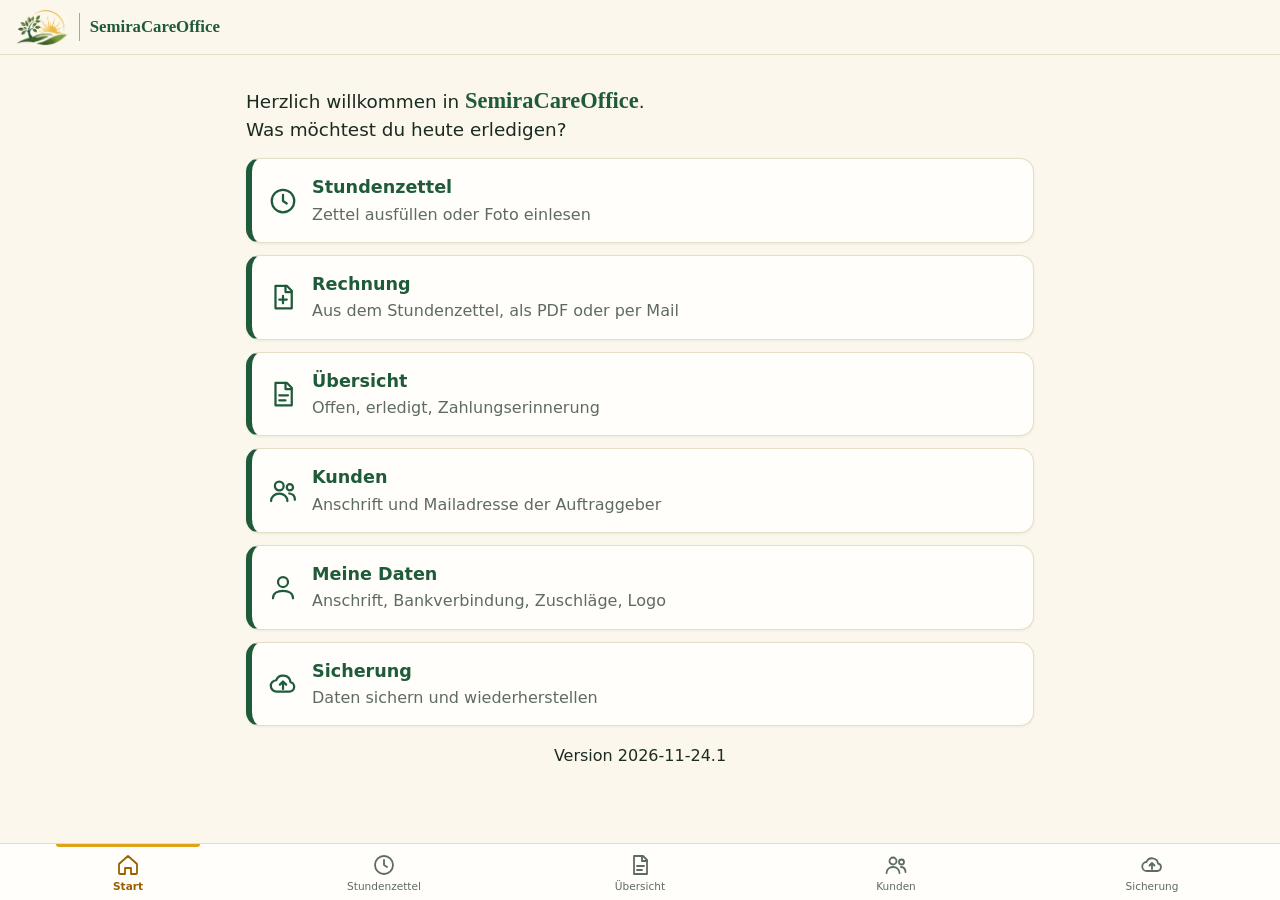
<file: index.html>
<!doctype html>
<html lang="de">
<head>
<meta charset="utf-8">
<meta name="viewport" content="width=device-width,initial-scale=1,viewport-fit=cover">
<link rel="apple-touch-icon" href="icon.png">
<link rel="icon" type="image/png" href="icon.png">
<meta name="theme-color" content="#1F5A3A">
<link rel="manifest" href="manifest.json">
<meta name="apple-mobile-web-app-capable" content="yes">
<meta name="apple-mobile-web-app-title" content="SemiraCareOffice">
<script src="boot.js"></script>
<title>SemiraCareOffice</title>
<style>
*{box-sizing:border-box}
body{margin:0;color:var(--ink);font:16px/1.45 system-ui,-apple-system,"Segoe UI",sans-serif}
main{max-width:640px;margin:0 auto;padding:16px}
.bad{color:var(--bad);font-weight:700;margin:0 0 12px}
</style>
<link rel="stylesheet" href="style.css">
<script src="nav.js" defer></script>
</head>
<body>
<main>
<p class="hello">Herzlich willkommen in <strong>SemiraCareOffice</strong>.<br>Was möchtest du heute erledigen?</p>
<p id="sich" class="bad" hidden></p>
<a class="tile" href="stundenzettel.html"><svg viewBox="0 0 24 24" aria-hidden="true"><circle cx="12" cy="12" r="9"/><path d="M12 7v5l3 2"/></svg><div><div class="t">Stundenzettel</div><div class="d">Zettel ausfüllen oder Foto einlesen</div></div></a>
<a class="tile" href="rechnung.html"><svg viewBox="0 0 24 24" aria-hidden="true"><path d="M6 3h9l4 4v14H6z"/><path d="M14 3v5h5M12 11v6M9 14h6"/></svg><div><div class="t">Rechnung</div><div class="d">Aus dem Stundenzettel, als PDF oder per Mail</div></div></a>
<a class="tile" href="rechnungen.html"><svg viewBox="0 0 24 24" aria-hidden="true"><path d="M6 3h9l4 4v14H6z"/><path d="M14 3v5h5M9 13h7M9 17h5"/></svg><div><div class="t">Übersicht</div><div class="d" id="stat">Offen, erledigt, Zahlungserinnerung</div></div></a>
<a class="tile" href="adressbuch.html"><svg viewBox="0 0 24 24" aria-hidden="true"><circle cx="9" cy="8" r="3.5"/><path d="M2.5 20c0-3.6 3-6 6.5-6s6.5 2.4 6.5 6"/><circle cx="17.5" cy="9" r="2.5"/><path d="M17 14c2.8.2 4.5 2.2 4.5 5"/></svg><div><div class="t">Kunden</div><div class="d">Anschrift und Mailadresse der Auftraggeber</div></div></a>
<a class="tile" href="meine-daten.html"><svg viewBox="0 0 24 24" aria-hidden="true"><circle cx="12" cy="8" r="4"/><path d="M4 21c0-4 3.6-6 8-6s8 2 8 6"/></svg><div><div class="t">Meine Daten</div><div class="d">Anschrift, Bankverbindung, Zuschläge, Logo</div></div></a>
<a class="tile" href="sicherung.html"><svg viewBox="0 0 24 24" aria-hidden="true"><path d="M7 18a4.5 4.5 0 0 1-.5-9 6 6 0 0 1 11.5 1.5A3.8 3.8 0 0 1 17 18z"/><path d="M12 16v-6M9.5 12.5L12 10l2.5 2.5"/></svg><div><div class="t">Sicherung</div><div class="d">Daten sichern und wiederherstellen</div></div></a>
<p id="ver" class="note" style="text-align:center;margin-top:18px"></p>
</main>
<script>
const $ = id => document.getElementById(id);
const rd = k => { try { return JSON.parse(localStorage.getItem(k) || 'null'); } catch (e) { return null; } };
const fmt = n => n.toLocaleString('de-DE', {minimumFractionDigits: 2, maximumFractionDigits: 2});
const p = s => { const m = String(s || '').match(/^(\d{1,2})\.(\d{1,2})\.(\d{4})$/); return m ? new Date(+m[3], +m[2] - 1, +m[1]) : null; };
const h = new Date(); h.setHours(0, 0, 0, 0);
const alleR = rd('rechnungen') || [];
const offen = alleR.filter(r => r.status === 'offen' && r.versandt);
const neuR = alleR.filter(r => r.status === 'offen' && !r.versandt);
const ue = offen.filter(r => { const f = p(r.faellig); return f && f < h; }).length;
const teile = [];
if (offen.length) teile.push(offen.length + ' offen (' + fmt(offen.reduce((a, r) => a + (r.summe || 0), 0)) + ' €)' + (ue ? ' · <span class="bad">' + ue + ' überfällig</span>' : ''));
if (neuR.length) teile.push(neuR.length + ' noch nicht verschickt');
if (teile.length) $('stat').innerHTML = teile.join(' · ');
const K = ['stundenzettel', 'meineDaten', 'rechnungen', 'adressbuch', 'geloeschtLog'];
const z = K.map(k => localStorage.getItem(k) || '').join('|');
const hs = s => { let x = 5381; for (let j = 0; j < s.length; j++) x = ((x << 5) + x + s.charCodeAt(j)) | 0; return String(x); };
const inf = rd('sicherungInfo');
if (z.replace(/\|/g, '') !== '' && (!inf || inf.hash !== hs(z))) { $('sich').hidden = false; $('sich').innerHTML = 'Ungesicherte Änderungen. <a href="sicherung.html">Jetzt sichern</a>'; }
</script>
</body>
</html>
</file>
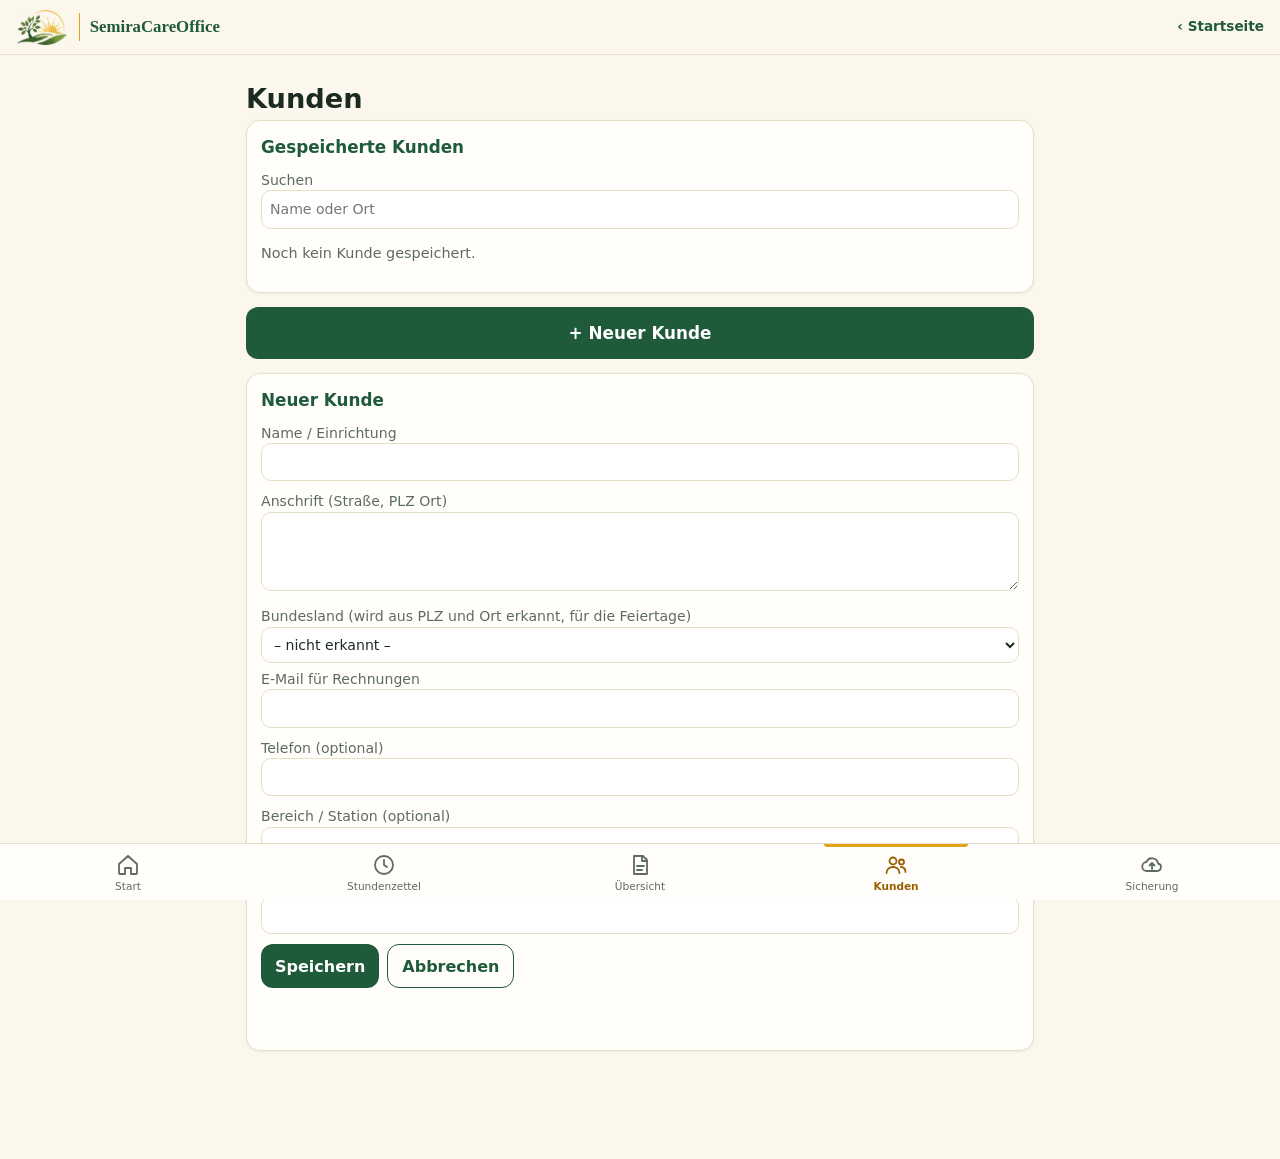
<file: adressbuch.html>
<!doctype html>
<html lang="de">
<head>
<meta charset="utf-8">
<meta name="viewport" content="width=device-width,initial-scale=1">
<link rel="apple-touch-icon" href="icon.png">
<link rel="icon" type="image/png" href="icon.png">
<meta name="theme-color" content="#1F6B3A">
<link rel="manifest" href="manifest.json">
<meta name="apple-mobile-web-app-capable" content="yes">
<meta name="apple-mobile-web-app-title" content="SemiraCareOffice">
<script src="boot.js"></script>
<title>Kunden</title>
<style>
:root{--bg:#F4F8F8;--surf:#fff;--ink:#14262B;--mut:#587077;--line:#D0DCDF;--pri:#0E5A61;--pri-ink:#fff;--bad:#B42318;color-scheme:light}
@media(prefers-color-scheme:dark){:root{--bg:#0F1A1D;--surf:#16262A;--ink:#E7F0F1;--mut:#9DB3B8;--line:#2B4046;--pri:#4FB3BB;--pri-ink:#0B1A1D;--bad:#FF8A80;color-scheme:dark}}
*{box-sizing:border-box}
body{margin:0;background:var(--bg);color:var(--ink);font:16px/1.45 system-ui,-apple-system,"Segoe UI",sans-serif}
main{max-width:820px;margin:0 auto;padding:16px}
h1{font-size:1.7rem;margin:8px 0 2px}
.sub{color:var(--mut);margin:0 0 14px}
section{background:var(--surf);border:1px solid var(--line);border-radius:10px;padding:14px;margin-bottom:14px}
h2{font-size:1.05rem;margin:0 0 10px}
label{display:block;font-size:.88rem;color:var(--mut);margin-bottom:10px}
input,textarea,select{font:inherit;color:var(--ink);background:var(--surf);border:1px solid var(--line);border-radius:6px;padding:8px;width:100%}
button{font:inherit;font-weight:600;background:var(--pri);color:var(--pri-ink);border:0;border-radius:8px;padding:9px 14px;cursor:pointer}
button.sec{background:transparent;color:var(--pri);border:1.5px solid var(--pri)}
button.del{background:transparent;color:var(--bad);border:1.5px solid var(--bad)}
button:focus-visible,input:focus-visible,textarea:focus-visible{outline:3px solid #D9A400;outline-offset:1px}
.card{border:1px solid var(--line);border-radius:10px;padding:12px;margin-bottom:10px}
.nm{font-weight:700}
.mut{color:var(--mut);font-size:.9rem;white-space:pre-line}
.actions{display:flex;gap:8px;flex-wrap:wrap;margin-top:10px}
#msg{color:var(--mut);font-size:.9rem;min-height:1.3em}
</style>
<link rel="stylesheet" href="style.css">
<script src="nav.js" defer></script>
</head>
<body>
<main>
<h1>Kunden</h1>

<section>
  <h2>Gespeicherte Kunden</h2>
  <label>Suchen<input id="q" type="search" placeholder="Name oder Ort"></label>
  <div id="list"></div>
</section>
<a class="btn big" href="#ft" style="margin:0 0 14px">+ Neuer Kunde</a>

<section>
  <h2 id="ft">Neuer Kunde</h2>
  <label>Name / Einrichtung<input id="name" autocomplete="off"></label>
  <label>Anschrift (Straße, PLZ Ort)<textarea id="adr" rows="3"></textarea></label>
  <label>Bundesland (wird aus PLZ und Ort erkannt, für die Feiertage)<select id="land"><option value="">– nicht erkannt –</option><option value="BW">Baden-Württemberg</option><option value="BY">Bayern</option><option value="BE">Berlin</option><option value="BB">Brandenburg</option><option value="HB">Bremen</option><option value="HH">Hamburg</option><option value="HE">Hessen</option><option value="MV">Mecklenburg-Vorpommern</option><option value="NI">Niedersachsen</option><option value="NW">Nordrhein-Westfalen</option><option value="RP">Rheinland-Pfalz</option><option value="SL">Saarland</option><option value="SN">Sachsen</option><option value="ST">Sachsen-Anhalt</option><option value="SH">Schleswig-Holstein</option><option value="TH">Thüringen</option></select></label>
  <p class="note" id="landInfo" style="margin:-4px 0 10px"></p>
  <label>E-Mail für Rechnungen<input id="mail" type="email" inputmode="email" autocomplete="off"></label>
  <label>Telefon (optional)<input id="tel" inputmode="tel" autocomplete="off"></label>
  <label>Bereich / Station (optional)<input id="bereich" autocomplete="off"></label>
  <label>Kilometer für die Rechnung (Fahrtkosten, optional)<input id="km" type="number" min="0" step="0.1" inputmode="decimal"></label>
  <div class="actions">
    <button id="save">Speichern</button>
    <button class="sec" id="cancel" hidden>Abbrechen</button>
  </div>
  <p id="msg"></p>
</section>
</main>

<script src="plz.js"></script>
<script>
const $ = id => document.getElementById(id);
const esc = s => String(s == null ? '' : s).replace(/[&<>"]/g, c => ({'&':'&amp;','<':'&lt;','>':'&gt;','"':'&quot;'}[c]));
let edit = null, landManuell = false;
function landHinweis() {
  const l = $('land').value, d = PLZ.detect($('adr').value);
  $('landInfo').textContent = !$('adr').value.trim() ? '' : l ? (landManuell ? 'Von Hand gewählt. Zum automatischen Erkennen „– nicht erkannt –“ wählen.' : 'Automatisch erkannt. An Landesgrenzen bitte kurz prüfen.') : 'Bundesland nicht erkannt. Bitte PLZ und Ort in die Anschrift schreiben oder das Bundesland wählen.';
}
$('adr').addEventListener('input', () => { if (!landManuell) $('land').value = PLZ.detect($('adr').value); landHinweis(); });
$('land').addEventListener('change', () => { landManuell = !!$('land').value; if (!landManuell) $('land').value = PLZ.detect($('adr').value); landHinweis(); });
function lade() { try { return JSON.parse(localStorage.getItem('adressbuch') || '[]'); } catch (e) { return []; } }
function sichern(l) { try { localStorage.setItem('adressbuch', JSON.stringify(l)); return true; } catch (e) { $('msg').textContent = 'Speichern war nicht möglich.'; return false; } }

function leeren() { edit = null; ['name', 'adr', 'mail', 'tel', 'bereich', 'km', 'land'].forEach(k => $(k).value = ''); landManuell = false; landHinweis(); $('ft').textContent = 'Neuer Kunde'; $('cancel').hidden = true; }

function zeige() {
  const q = $('q').value.trim().toLowerCase();
  const l = lade().filter(k => !q || (k.name + ' ' + k.adresse).toLowerCase().indexOf(q) >= 0)
    .sort((a, b) => a.name.localeCompare(b.name, 'de'));
  $('list').innerHTML = l.length ? l.map(k => `<div class="card">
    <div class="hl"><span class="av">${esc(k.name.charAt(0).toUpperCase())}</span><div class="nm">${esc(k.name)}</div></div>
    <div class="mut">${esc(k.adresse)}${k.mail ? '\n' + esc(k.mail) : ''}${k.tel ? '\nTel.: ' + esc(k.tel) : ''}${k.bereich ? '\nBereich / Station: ' + esc(k.bereich) : ''}${k.km ? '\nKilometer: ' + esc(k.km) : ''}${(k.land || PLZ.detect(k.adresse)) ? '\nBundesland: ' + esc(PLZ.NAMEN[k.land || PLZ.detect(k.adresse)]) : ''}</div>
    <div class="actions"><button class="sec" data-a="e" data-id="${esc(k.id)}">Bearbeiten</button><button class="del" data-a="d" data-id="${esc(k.id)}">Löschen</button></div>
  </div>`).join('') : '<p class="mut">' + (q ? 'Nichts gefunden.' : 'Noch kein Kunde gespeichert.') + '</p>';
}

$('save').onclick = () => {
  const name = $('name').value.trim();
  if (!name) { $('msg').textContent = 'Bitte einen Namen eintragen.'; $('name').focus(); return; }
  const l = lade();
  const k = { id: edit || String(Date.now()), name, adresse: $('adr').value.trim(), mail: $('mail').value.trim(), tel: $('tel').value.trim(), bereich: $('bereich').value.trim(), km: $('km').value.trim(), land: $('land').value, landManuell };
  const i = l.findIndex(x => x.id === k.id);
  if (i >= 0) l[i] = k; else l.push(k);
  if (sichern(l)) { $('msg').textContent = '„' + name + '“ gespeichert.'; leeren(); zeige(); }
};
$('cancel').onclick = () => { leeren(); $('msg').textContent = ''; };
$('q').addEventListener('input', zeige);
$('list').addEventListener('click', e => {
  const b = e.target.closest('button[data-a]'); if (!b) return;
  const l = lade(), k = l.find(x => x.id === b.dataset.id); if (!k) return;
  if (b.dataset.a === 'e') {
    edit = k.id; $('name').value = k.name; $('adr').value = k.adresse; $('mail').value = k.mail; $('tel').value = k.tel || ''; $('bereich').value = k.bereich || ''; $('km').value = k.km || ''; landManuell = !!k.landManuell; $('land').value = k.land || PLZ.detect(k.adresse); landHinweis();
    $('ft').textContent = 'Kunde bearbeiten'; $('cancel').hidden = false; $('msg').textContent = ''; $('ft').scrollIntoView(); $('name').focus();
  } else if (confirm('„' + k.name + '“ wirklich löschen? Bereits gespeicherte Rechnungen bleiben unverändert.')) {
    sichern(l.filter(x => x.id !== k.id)); if (edit === k.id) leeren(); zeige();
  }
});
zeige();
</script>
</body>
</html>
</file>
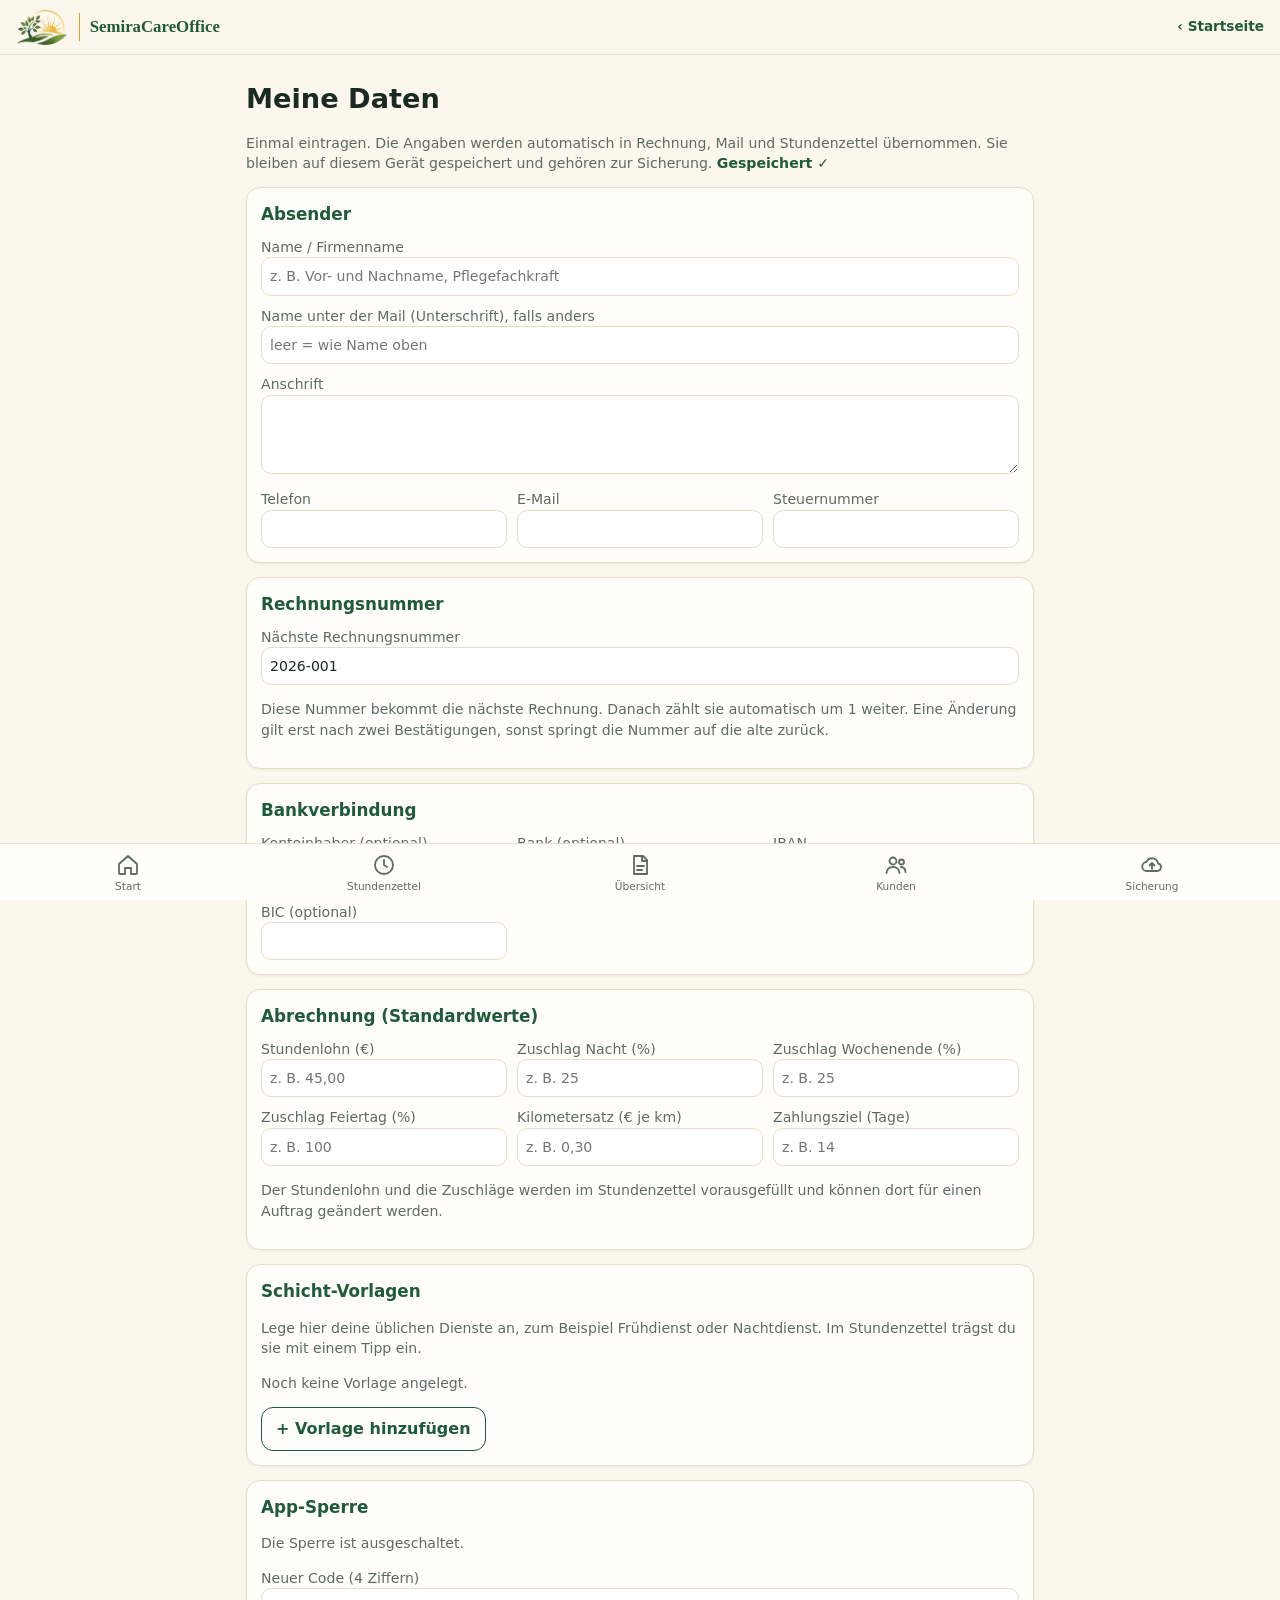
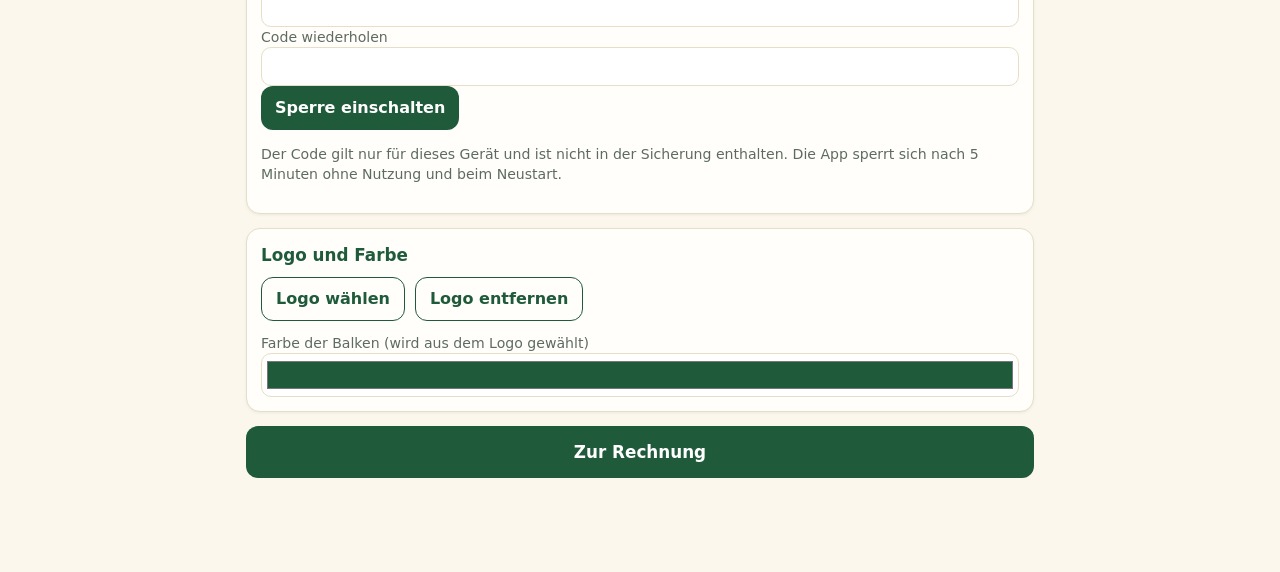
<file: meine-daten.html>
<!doctype html>
<html lang="de">
<head>
<meta charset="utf-8">
<meta name="viewport" content="width=device-width,initial-scale=1,viewport-fit=cover">
<link rel="apple-touch-icon" href="icon.png">
<link rel="icon" type="image/png" href="icon.png">
<meta name="theme-color" content="#1F5A3A">
<link rel="manifest" href="manifest.json">
<meta name="apple-mobile-web-app-capable" content="yes">
<meta name="apple-mobile-web-app-title" content="SemiraCareOffice">
<script src="boot.js"></script>
<title>Meine Daten</title>
<style>
*{box-sizing:border-box}
body{margin:0;color:var(--ink);font:16px/1.45 system-ui,-apple-system,"Segoe UI",sans-serif}
main{max-width:820px;margin:0 auto;padding:16px}
h1{font-size:1.7rem;margin:8px 0 6px}
section{border:1px solid var(--line);padding:14px;margin-bottom:14px}
h2{font-size:1.05rem;margin:0 0 10px}
.grid{display:grid;grid-template-columns:repeat(auto-fit,minmax(200px,1fr));gap:10px}
.full{grid-column:1/-1}
label{display:block;font-size:.88rem;color:var(--mut)}
input,textarea,select{font:inherit;color:var(--ink);border:1px solid var(--line);padding:8px;width:100%}
button,.btn{font:inherit;font-weight:600;cursor:pointer}
button{background:var(--pri);color:var(--pri-ink);border:0;padding:9px 14px}
button.sec{background:transparent;color:var(--pri);border:1.5px solid var(--pri)}
input[type=color]{height:44px;padding:3px}
#file{position:absolute;opacity:0;width:1px;height:1px}
.actions{display:flex;gap:10px;flex-wrap:wrap;margin-top:10px;align-items:center}
.pe{border:1px solid var(--line);border-radius:10px;padding:8px;margin-bottom:8px}
.g3{display:grid;grid-template-columns:1fr 1fr 1fr;gap:6px}
.note{font-size:.88rem;color:var(--mut)}
#ok{color:var(--ok);font-weight:600;min-height:1.4em}
#lp{max-height:70px;max-width:220px;background:#fff;border:1px solid var(--line);border-radius:8px;padding:4px}
</style>
<link rel="stylesheet" href="style.css">
<script src="nav.js" defer></script>
</head>
<body>
<main>
<h1>Meine Daten</h1>
<p class="note">Einmal eintragen. Die Angaben werden automatisch in Rechnung, Mail und Stundenzettel übernommen. Sie bleiben auf diesem Gerät gespeichert und gehören zur Sicherung. <strong id="ok"></strong></p>

<section>
  <h2>Absender</h2>
  <div class="grid">
    <label class="full">Name / Firmenname<input id="mName" autocomplete="off" placeholder="z. B. Vor- und Nachname, Pflegefachkraft"></label>
    <label class="full">Name unter der Mail (Unterschrift), falls anders<input id="mMailName" autocomplete="off" placeholder="leer = wie Name oben"></label>
    <label class="full">Anschrift<textarea id="mAdresse" rows="3"></textarea></label>
    <label>Telefon<input id="mTel" inputmode="tel" autocomplete="off"></label>
    <label>E-Mail<input id="mMail" type="email" inputmode="email" autocomplete="off"></label>
    <label>Steuernummer<input id="mSteuer" autocomplete="off"></label>
  </div>
</section>

<section>
  <h2>Rechnungsnummer</h2>
  <label>Nächste Rechnungsnummer<input id="mRechnungsnr" autocomplete="off"></label>
  <p class="note">Diese Nummer bekommt die nächste Rechnung. Danach zählt sie automatisch um 1 weiter. Eine Änderung gilt erst nach zwei Bestätigungen, sonst springt die Nummer auf die alte zurück.</p>
  <p id="nrMsg" class="note"></p>
</section>

<section>
  <h2>Bankverbindung</h2>
  <div class="grid">
    <label>Kontoinhaber (optional)<input id="mKontoinhaber" autocomplete="off"></label>
    <label>Bank (optional)<input id="mBank" autocomplete="off"></label>
    <label>IBAN<input id="mIban" autocomplete="off"></label>
    <label>BIC (optional)<input id="mBic" autocomplete="off"></label>
  </div>
</section>

<section>
  <h2>Abrechnung (Standardwerte)</h2>
  <div class="grid">
    <label>Stundenlohn (€)<input id="mStundenlohn" type="number" min="0" step="0.01" inputmode="decimal" placeholder="z. B. 45,00"></label>
    <label>Zuschlag Nacht (%)<input id="mZuNacht" type="number" min="0" step="0.01" inputmode="decimal" placeholder="z. B. 25"></label>
    <label>Zuschlag Wochenende (%)<input id="mZuWe" type="number" min="0" step="0.01" inputmode="decimal" placeholder="z. B. 25"></label>
    <label>Zuschlag Feiertag (%)<input id="mZuFt" type="number" min="0" step="0.01" inputmode="decimal" placeholder="z. B. 100"></label>
    <label>Kilometersatz (€ je km)<input id="mKmSatz" type="number" min="0" step="0.01" inputmode="decimal" placeholder="z. B. 0,30"></label>
    <label>Zahlungsziel (Tage)<input id="mTage" type="number" min="0" step="1" inputmode="numeric" placeholder="z. B. 14"></label>
  </div>
  <p class="note">Der Stundenlohn und die Zuschläge werden im Stundenzettel vorausgefüllt und können dort für einen Auftrag geändert werden.</p>
</section>

<section id="schicht">
  <h2>Schicht-Vorlagen</h2>
  <p class="note">Lege hier deine üblichen Dienste an, zum Beispiel Frühdienst oder Nachtdienst. Im Stundenzettel trägst du sie mit einem Tipp ein.</p>
  <div id="sList"></div>
  <button class="sec" id="sAdd" type="button">+ Vorlage hinzufügen</button>
</section>

<section id="sperre">
  <h2>App-Sperre</h2>
  <p class="note" id="sStatus"></p>
  <div id="sForm"></div>
  <p id="sMsg" class="note" role="status"></p>
  <p class="note">Der Code gilt nur für dieses Gerät und ist nicht in der Sicherung enthalten. Die App sperrt sich nach 5 Minuten ohne Nutzung und beim Neustart.</p>
</section>

<section>
  <h2>Logo und Farbe</h2>
  <div class="actions">
    <img id="lp" alt="Logo" hidden>
    <label class="btn sec" for="file" style="padding:9px 14px;border-radius:12px;border:1.5px solid var(--pri);color:var(--pri)">Logo wählen</label>
    <input id="file" type="file" accept="image/*">
    <button class="sec" id="logoDel">Logo entfernen</button>
  </div>
  <label style="margin-top:12px">Farbe der Balken (wird aus dem Logo gewählt)<input id="mFarbe" type="color" value="#1F5A3A"></label>
</section>

<a class="btn big" href="rechnung.html">Zur Rechnung</a>
</main>
<script>
const $ = id => document.getElementById(id);
const KEYS = ['mName','mMailName','mAdresse','mTel','mMail','mSteuer','mKontoinhaber','mBank','mIban','mBic','mStundenlohn','mZuNacht','mZuWe','mZuFt','mKmSatz','mTage','mFarbe'];
let o = {};
try { o = JSON.parse(localStorage.getItem('meineDaten') || '{}') || {}; } catch (e) {}
KEYS.forEach(k => { if (o[k] !== undefined && o[k] !== '') $(k).value = o[k]; });
function zeigeLogo() { const i = $('lp'); if (o.logo) { i.src = o.logo; i.hidden = false; } else i.hidden = true; }
zeigeLogo();
let t = 0;
function sichern() {
  KEYS.forEach(k => o[k] = $(k).value.trim ? $(k).value.trim() : $(k).value);
  try { localStorage.setItem('meineDaten', JSON.stringify(o)); $('ok').textContent = 'Gespeichert ✓'; clearTimeout(t); t = setTimeout(() => $('ok').textContent = '', 2500); }
  catch (e) { $('ok').textContent = 'Speichern war nicht möglich.'; }
}
document.addEventListener('input', e => { if (KEYS.indexOf(e.target.id) >= 0) sichern(); });
/* Rechnungsnummer: nur nach zweifacher Bestätigung ändern */
if (!o.mRechnungsnr) { o.mRechnungsnr = new Date().getFullYear() + '-001'; sichern(); }
$('mRechnungsnr').value = o.mRechnungsnr;
$('mRechnungsnr').addEventListener('change', () => {
  const neu = $('mRechnungsnr').value.trim(), alt = o.mRechnungsnr;
  if (!neu || neu === alt) { $('mRechnungsnr').value = alt; return; }
  const ok = confirm('WARNUNG: Du änderst die nächste Rechnungsnummer von „' + alt + '“ auf „' + neu + '“.\n\nFalsche oder doppelte Rechnungsnummern können Probleme mit dem Finanzamt verursachen. Möchtest du die Nummer wirklich ändern?') &&
    confirm('LETZTE BESTÄTIGUNG: Die nächste Rechnung bekommt die Nummer „' + neu + '“. Alle weiteren Rechnungen zählen ab dieser Nummer weiter.\n\nJetzt wirklich ändern?');
  if (ok) { o.mRechnungsnr = neu; sichern(); $('nrMsg').textContent = 'Die nächste Rechnungsnummer ist jetzt ' + neu + '.'; }
  else { $('mRechnungsnr').value = alt; $('nrMsg').textContent = 'Die Nummer wurde nicht geändert. Es bleibt ' + alt + '.'; }
});

/* ---------- App-Sperre einstellen ---------- */
function sperreUI(nachricht) {
  const L = window.AppLock, box = $('sForm'); if (!L) return;
  const an = L.isSet(), msg = t => { $('sMsg').textContent = t || ''; };
  const f = (id, lab) => '<label>' + lab + '<input id="' + id + '" type="password" inputmode="numeric" pattern="[0-9]*" maxlength="4" autocomplete="off"></label>';
  const ok4 = v => /^\d{4}$/.test(v);
  $('sStatus').textContent = an ? 'Die Sperre ist eingeschaltet (4-stelliger Code).' : 'Die Sperre ist ausgeschaltet.';
  msg(nachricht);
  if (!an) {
    box.innerHTML = f('p_neu', 'Neuer Code (4 Ziffern)') + f('p_neu2', 'Code wiederholen') + '<button id="p_on">Sperre einschalten</button>';
    $('p_on').onclick = async () => {
      const a = $('p_neu').value, b = $('p_neu2').value;
      if (!ok4(a)) return msg('Bitte genau 4 Ziffern eingeben.');
      if (a !== b) return msg('Die beiden Codes sind nicht gleich.');
      await L.setPin(a); sperreUI('Die Sperre ist eingeschaltet.');
    };
  } else {
    box.innerHTML = '<div class="actions"><button class="sec" id="p_chg">Code ändern</button><button class="sec" id="p_off">Sperre ausschalten</button></div>';
    $('p_chg').onclick = () => {
      box.innerHTML = f('p_alt', 'Alter Code') + f('p_neu', 'Neuer Code (4 Ziffern)') + f('p_neu2', 'Neuen Code wiederholen') + '<div class="actions"><button id="p_ok">Code ändern</button><button class="sec" id="p_no">Abbrechen</button></div>';
      $('p_no').onclick = () => sperreUI();
      $('p_ok').onclick = async () => {
        if (!(await L.verify($('p_alt').value))) return msg('Der alte Code ist falsch.');
        const a = $('p_neu').value;
        if (!ok4(a)) return msg('Bitte genau 4 Ziffern eingeben.');
        if (a !== $('p_neu2').value) return msg('Die beiden neuen Codes sind nicht gleich.');
        await L.setPin(a); sperreUI('Der Code wurde geändert.');
      };
    };
    $('p_off').onclick = () => {
      box.innerHTML = f('p_alt', 'Aktueller Code') + '<div class="actions"><button id="p_ok">Sperre ausschalten</button><button class="sec" id="p_no">Abbrechen</button></div>';
      $('p_no').onclick = () => sperreUI();
      $('p_ok').onclick = async () => {
        if (!(await L.verify($('p_alt').value))) return msg('Der Code ist falsch.');
        L.clearPin(); sperreUI('Die Sperre ist ausgeschaltet.');
      };
    };
  }
}
window.addEventListener('DOMContentLoaded', () => sperreUI());

/* ---------- Schicht-Vorlagen ---------- */
const escH = s => String(s == null ? '' : s).replace(/[&<>"]/g, c => ({'&':'&amp;','<':'&lt;','>':'&gt;','"':'&quot;'}[c]));
function schichtUI() {
  const l = o.mSchichten || [];
  $('sList').innerHTML = l.length ? l.map((s, i) => '<div class="pe"><label>Name<input data-s="n" data-i="' + i + '" value="' + escH(s.n) + '" placeholder="z. B. Frühdienst"></label><div class="g3"><label>von<input type="time" data-s="v" data-i="' + i + '" value="' + escH(s.v) + '"></label><label>bis<input type="time" data-s="b" data-i="' + i + '" value="' + escH(s.b) + '"></label><label>Pause (Min.)<input type="number" min="0" step="1" inputmode="numeric" data-s="p" data-i="' + i + '" value="' + escH(s.p) + '"></label></div><button class="del" type="button" data-sdel="' + i + '">Vorlage entfernen</button></div>').join('') : '<p class="note">Noch keine Vorlage angelegt.</p>';
}
$('sAdd').onclick = () => { o.mSchichten = (o.mSchichten || []).concat([{ n: '', v: '', b: '', p: '30' }]); sichern(); schichtUI(); };
$('sList').addEventListener('input', e => { const k = e.target.dataset.s; if (!k) return; o.mSchichten[+e.target.dataset.i][k] = e.target.value; sichern(); });
$('sList').addEventListener('click', e => { const b = e.target.closest('[data-sdel]'); if (!b) return; o.mSchichten.splice(+b.dataset.sdel, 1); sichern(); schichtUI(); });
schichtUI();

async function logoLaden(file) {
  const bmp = await createImageBitmap(file);
  const k = Math.min(1, 500 / bmp.width), c = document.createElement('canvas');
  c.width = Math.round(bmp.width * k); c.height = Math.round(bmp.height * k);
  const x = c.getContext('2d'); x.drawImage(bmp, 0, 0, c.width, c.height);
  try {
    const px = x.getImageData(0, 0, c.width, c.height).data, bins = {};
    for (let i = 0; i < px.length; i += 4) {
      const r = px[i], g = px[i + 1], b = px[i + 2], mx = Math.max(r, g, b), mn = Math.min(r, g, b);
      if (px[i + 3] < 128 || mn > 225 || mx - mn < 40 || mx < 40) continue;
      const key = (r >> 5) + ',' + (g >> 5) + ',' + (b >> 5), e = bins[key] || (bins[key] = { n: 0, r: 0, g: 0, b: 0 });
      e.n++; e.r += r; e.g += g; e.b += b;
    }
    const best = Object.values(bins).sort((p, q) => q.n - p.n)[0];
    if (best) $('mFarbe').value = '#' + [best.r, best.g, best.b].map(v => Math.round(v / best.n).toString(16).padStart(2, '0')).join('');
  } catch (e) {}
  return c.toDataURL('image/png');
}
$('file').addEventListener('change', async e => {
  const f = e.target.files[0]; if (!f) return;
  try { o.logo = await logoLaden(f); sichern(); zeigeLogo(); } catch (err) { $('ok').textContent = 'Das Logo konnte nicht geladen werden.'; }
  e.target.value = '';
});
$('logoDel').onclick = () => { o.logo = ''; sichern(); zeigeLogo(); };
</script>
</body>
</html>
</file>
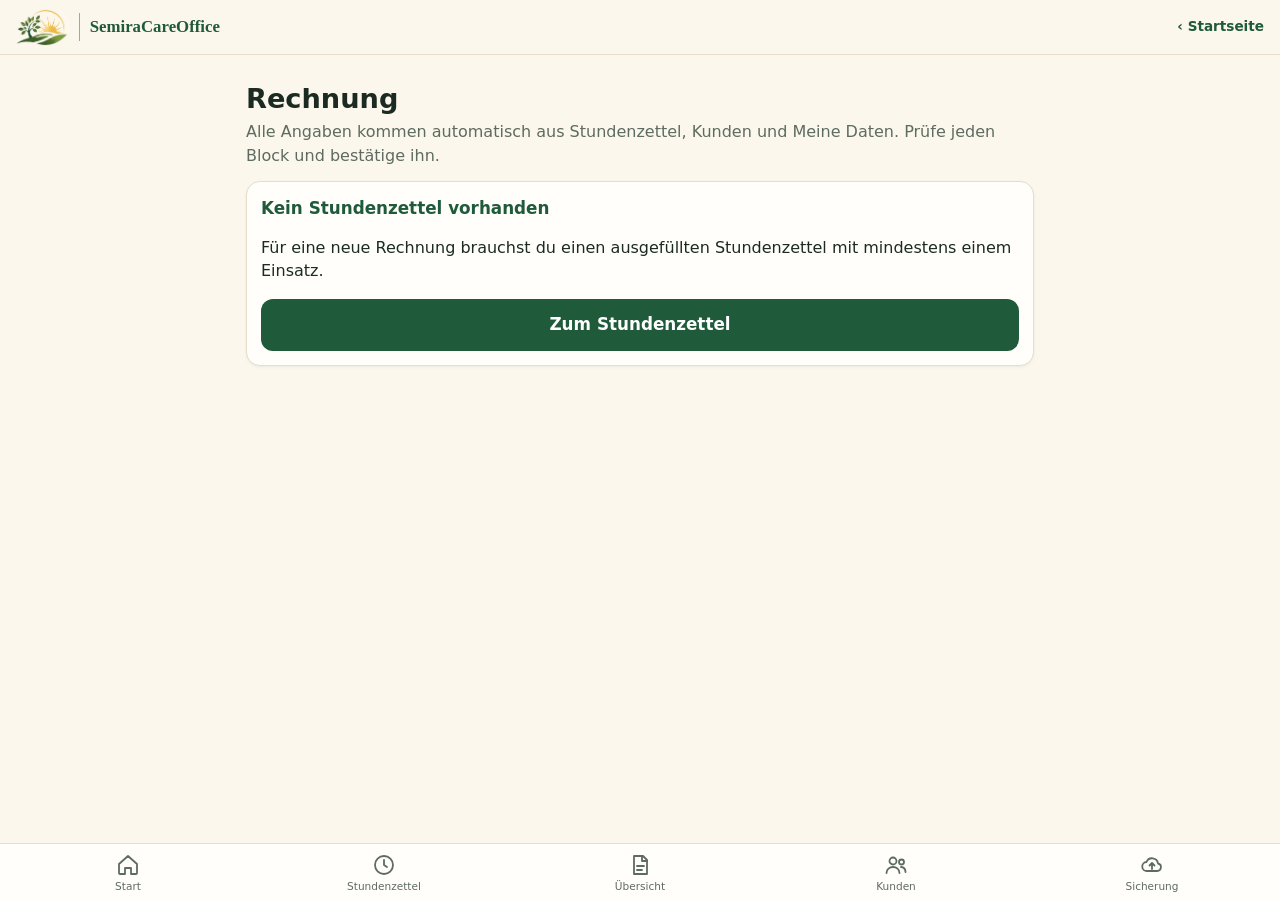
<file: rechnung.html>
<!doctype html>
<html lang="de">
<head>
<meta charset="utf-8">
<meta name="viewport" content="width=device-width,initial-scale=1,viewport-fit=cover">
<link rel="apple-touch-icon" href="icon.png">
<link rel="icon" type="image/png" href="icon.png">
<meta name="theme-color" content="#1F5A3A">
<link rel="manifest" href="manifest.json">
<meta name="apple-mobile-web-app-capable" content="yes">
<meta name="apple-mobile-web-app-title" content="SemiraCareOffice">
<script src="boot.js"></script>
<title>Rechnung</title>
<style>
*{box-sizing:border-box}
body{margin:0;color:var(--ink);font:16px/1.45 system-ui,-apple-system,"Segoe UI",sans-serif}
main{max-width:820px;margin:0 auto;padding:16px}
h1{font-size:1.7rem;margin:8px 0 2px}
.sub{color:var(--mut);margin:0 0 14px}
section{border:1px solid var(--line);padding:14px;margin-bottom:14px}
h2{font-size:1.05rem;margin:0 0 10px}
.kv{display:grid;grid-template-columns:auto 1fr;gap:6px 14px;margin:0 0 12px}
.kv dt{color:var(--mut);font-size:.9rem}
.kv dd{margin:0;white-space:pre-line;font-weight:600;overflow-wrap:anywhere}
.kv dd.leer{color:var(--bad);font-weight:400}
.pos{padding:8px 0;border-bottom:1px solid var(--line)}
.pm{display:flex;justify-content:space-between;gap:10px;color:var(--mut);font-variant-numeric:tabular-nums}
.pm b{color:var(--ink);white-space:nowrap}
.tot{display:flex;justify-content:space-between;font-weight:700;font-size:1.1rem;padding:10px 0 12px}
button,.btn{font:inherit;font-weight:600;cursor:pointer;text-decoration:none}
button{background:var(--pri);color:var(--pri-ink);border:0;padding:10px 16px}
button.sec,.btn.sec{background:transparent;color:var(--pri);border:1.5px solid var(--pri)}
button:disabled,.btn[aria-disabled=true]{opacity:.45;cursor:not-allowed}
button.ok{background:#DDEBD5;color:var(--pri);border:1.5px solid var(--pri)}
button:focus-visible,.btn:focus-visible{outline:3px solid #D9A400;outline-offset:1px}
.actions{display:flex;gap:10px;flex-wrap:wrap;margin-top:10px}
.note{font-size:.88rem;color:var(--mut)}
.bad{color:var(--bad);font-weight:600}
#fehler{border-color:var(--bad)}
.fm label{display:block;font-size:.85rem;color:var(--mut);margin-bottom:8px}
.fm input,.fm textarea{font:inherit;color:var(--ink);border:1px solid var(--line);padding:8px;width:100%}
.pe{border:1px solid var(--line);border-radius:10px;padding:8px;margin-bottom:8px}
.pe .g{display:grid;grid-template-columns:1fr 1fr 1fr;gap:6px}
.fm .tot{font-weight:700;margin:8px 0}
h2 .chip{font-size:.72rem;vertical-align:middle;margin-left:6px}
#fehler ul{margin:6px 0 0;padding-left:20px}
</style>
<link rel="stylesheet" href="style.css">
<script src="nav.js" defer></script>
</head>
<body>
<main>
<h1>Rechnung</h1>
<p class="sub">Alle Angaben kommen automatisch aus Stundenzettel, Kunden und Meine Daten. Prüfe jeden Block und bestätige ihn.</p>

<section id="leer" hidden>
  <h2>Kein Stundenzettel vorhanden</h2>
  <p>Für eine neue Rechnung brauchst du einen ausgefüllten Stundenzettel mit mindestens einem Einsatz.</p>
  <a class="btn big" href="stundenzettel.html">Zum Stundenzettel</a>
</section>

<div id="inhalt" hidden>
  <section id="fehler" hidden>
    <h2>Bitte zuerst ergänzen</h2>
    <ul id="fehlerListe"></ul>
  </section>

  <section>
    <h2>1. Empfänger und Zeitraum <span class="chip offen" id="ca" hidden>manuell geändert</span></h2>
    <dl class="kv" id="ba"></dl>
    <div class="fm" id="fa" hidden></div>
    <div class="actions" id="xa"><button class="conf" data-b="a">Bestätigen</button><button class="sec chg" data-b="a">Ändern</button></div>
  </section>

  <section>
    <h2>2. Leistungen und Beträge <span class="chip offen" id="cb" hidden>manuell geändert</span></h2>
    <div id="bb"></div>
    <div class="fm" id="fb" hidden></div>
    <div class="actions" id="xb"><button class="conf" data-b="b">Bestätigen</button><button class="sec chg" data-b="b">Ändern</button></div>
  </section>

  <section>
    <h2>3. Absender und Bankverbindung <span class="chip offen" id="cc" hidden>manuell geändert</span></h2>
    <dl class="kv" id="bc"></dl>
    <div class="fm" id="fc" hidden></div>
    <div class="actions" id="xc"><button class="conf" data-b="c">Bestätigen</button><button class="sec chg" data-b="c">Ändern</button></div>
  </section>

  <section>
    <h2>Vorschau (PDF)</h2>
    <iframe id="pdf" title="Vorschau der Rechnung" style="width:100%;height:min(138vw,880px);border:1px solid var(--line);border-radius:10px;background:#fff"></iframe>
    <p id="pdfStatus" class="note"></p>
  </section>

  <section id="abschluss">
    <h2>Rechnung abschließen</h2>
    <p class="note" id="hinweis">Bestätige zuerst alle drei Blöcke. Danach kannst du die Rechnung abschließen.</p>
    <div id="frage" hidden>
      <p><strong>Alles bestätigt.</strong> Möchtest du die Rechnung jetzt abschließen?</p>
      <div class="actions" style="flex-direction:column">
        <button class="big" id="aLater">1. Speichern und später verschicken</button>
        <button class="big" id="aNow">2. Speichern und jetzt verschicken</button>
      </div>
      <p class="note">Die Rechnung wandert in die Übersicht. Danach bekommt die nächste Rechnung automatisch die nächste Nummer, und der Stundenzettel wird geleert.</p>
    </div>
    <p id="fertig" style="color:var(--ok);font-weight:600"></p>
    <div id="senden" hidden>
      <div class="actions">
        <button id="aShare">PDF speichern / teilen</button>
        <button class="sec" id="aOpen">Drucken / PDF öffnen</button>
        <button class="sec" id="aMailPdf">Mail mit PDF (Teilen)</button>
        <a class="btn sec" id="aMail" href="#">Mail nur Text</a>
      </div>
      <p class="note">Die Mail enthält nur den Text. Speichere das PDF zuerst und hänge es in der Mail-App an.</p>
    </div>
    <div id="sichBox" hidden>
      <p class="note">Deine Daten liegen nur auf diesem Gerät. Speichere jetzt eine Sicherung, zum Beispiel im gemeinsamen iCloud-Ordner.</p>
      <button class="sec" id="aSich">Jetzt sichern</button>
      <p id="sichMsg" class="note"></p>
    </div>
    <div class="actions" id="nach" hidden>
      <a class="btn" href="rechnungen.html">Zur Übersicht</a>
      <a class="btn sec" href="index.html">Zur Startseite</a>
    </div>
  </section>
</div>
</main>

<script src="pdf-lib.min.js"></script>
<script src="rechnung-pdf.js"></script>
<script>
const $ = id => document.getElementById(id);
const esc = s => String(s == null ? '' : s).replace(/[&<>"]/g, c => ({'&':'&amp;','<':'&lt;','>':'&gt;','"':'&quot;'}[c]));
const fmt = n => n.toLocaleString('de-DE', {minimumFractionDigits: 2, maximumFractionDigits: 2});
const num = v => parseFloat(String(v == null ? '' : v).replace(',', '.')) || 0;
const rd = k => { try { return JSON.parse(localStorage.getItem(k) || 'null'); } catch (e) { return null; } };
const mins = s => { if (!s) return null; const [h, m] = s.split(':').map(Number); return h * 60 + m; };
const dts = d => d.toLocaleDateString('de-DE', { day: '2-digit', month: '2-digit', year: 'numeric' });
let D = null, ok = { a: false, b: false, c: false }, geaendert = { a: false, b: false, c: false }, editing = null, fehler = [], done = false, pdfUrl = '', pdfBlob = null;

function berechne(st) {
  const head = (st && st.head) || {}, md = rd('meineDaten') || {};
  const map = { zNacht: 'mZuNacht', zWe: 'mZuWe', zFt: 'mZuFt', lohn: 'mStundenlohn' };
  const val = id => (head[id] !== undefined && head[id] !== '') ? num(head[id]) : num(md[map[id]]);
  const r = { T: 0, N: 0, W: 0, F: 0, lohn: val('lohn'), zN: val('zNacht') / 100, zW: val('zWe') / 100, zF: val('zFt') / 100 };
  ((st && st.rows) || []).forEach(row => {
    const v = mins(row.v), b = mins(row.b);
    if (v === null || b === null) return;
    const end = b <= v ? b + 1440 : b, h = Math.max(0, end - v - num(row.p)) / 60;
    let n = 0; for (let m = v; m < end; m++) { const x = m % 1440; if (x >= 1200 || x < 360) n++; }
    n /= 60; r.T += h; r.N += n; if (row.we) r.W += h; if (row.ft) r.F += h;
  });
  return r;
}
function zeitraumAus(rows) {
  const jahr = new Date().getFullYear(), ds = [];
  (rows || []).forEach(r => {
    const m = String(r.d || '').match(/(\d{1,2})\.\s*(\d{1,2})\.?\s*(\d{2,4})?/); if (!m) return;
    const y = m[3] ? (m[3].length === 2 ? 2000 + +m[3] : +m[3]) : jahr, d = new Date(y, +m[2] - 1, +m[1]);
    if (!isNaN(d)) ds.push(d);
  });
  if (!ds.length) return '';
  const a = new Date(Math.min.apply(null, ds)), b = new Date(Math.max.apply(null, ds));
  return dts(a) === dts(b) ? dts(a) : dts(a) + ' – ' + dts(b);
}
function naechsteNr(nr) {
  const m = String(nr).match(/^(.*?)(\d+)$/);
  return m ? m[1] + String(+m[2] + 1).padStart(m[2].length, '0') : nr + '-2';
}

function sammle() {
  const st = rd('stundenzettel');
  if (!st || !st.rows || !st.rows.some(r => r.v && r.b)) return null;
  const md = rd('meineDaten') || {}, head = st.head || {};
  const kunde = (rd('adressbuch') || []).find(k => k.id === head.kunde);
  const s = berechne(st), km = num(head.km), satz = num(md.mKmSatz);
  const P = [{ t: 'Pflegefachliche Tätigkeit als Pflegefachkraft (Honorar)', q: s.T, u: 'Std.', e: s.lohn, b: s.T * s.lohn }];
  if (s.N > 0 && s.zN > 0) P.push({ t: 'Nachtzuschlag (20–06 Uhr) ' + Math.round(s.zN * 10000) / 100 + ' %', q: s.N, u: 'Std.', e: s.lohn * s.zN, b: s.N * s.lohn * s.zN });
  if (s.W > 0 && s.zW > 0) P.push({ t: 'Wochenendzuschlag ' + Math.round(s.zW * 10000) / 100 + ' %', q: s.W, u: 'Std.', e: s.lohn * s.zW, b: s.W * s.lohn * s.zW });
  if (s.F > 0 && s.zF > 0) P.push({ t: 'Feiertagszuschlag ' + Math.round(s.zF * 10000) / 100 + ' %', q: s.F, u: 'Std.', e: s.lohn * s.zF, b: s.F * s.lohn * s.zF });
  if (km > 0 && satz > 0) P.push({ t: 'Fahrtkosten', q: km, u: 'km', e: satz, b: km * satz });
  const sum = P.reduce((a, p) => a + Math.round(p.b * 100) / 100, 0);
  const tage = parseInt(md.mTage, 10) || 0, f = new Date(); f.setDate(f.getDate() + tage);
  return { st, s, km, satz, P, sum, tage, nr: md.mRechnungsnr || (new Date().getFullYear() + '-001'), datum: dts(new Date()), faellig: dts(f),
    zeit: zeitraumAus(st.rows) || head.zeitraum || '', empf: String(head.auftraggeber || '').trim(), mail: kunde ? (kunde.mail || '') : '', bereich: head.bereich || '', kundeId: head.kunde || '',
    name: md.mName || '', mailName: md.mMailName || '', adresse: md.mAdresse || '', tel: md.mTel || '', absMail: md.mMail || '', steuer: md.mSteuer || '',
    kontoinhaber: md.mKontoinhaber || '', bank: md.mBank || '', iban: md.mIban || '', bic: md.mBic || '', farbe: md.mFarbe || '#1F5A3A', logo: md.logo || '' };
}

function pruefe() {
  const f = [];
  const L = (t, h, l) => f.push('<li>' + t + ' <a href="' + h + '">' + l + '</a></li>');
  if (!D.empf) L('Es ist kein Auftraggeber ausgewählt.', 'stundenzettel.html', 'Im Stundenzettel wählen');
  if (!D.zeit) L('Der Leistungszeitraum fehlt.', 'stundenzettel.html', 'Im Stundenzettel ergänzen');
  if (!D.P.some(p => p.e > 0)) L('Der Stundenlohn fehlt.', 'stundenzettel.html', 'Im Stundenzettel eintragen');
  if (!geaendert.b && D.km > 0 && !(D.satz > 0)) L('Für die Kilometer fehlt der Kilometersatz.', 'meine-daten.html', 'In Meine Daten eintragen');
  if (!D.name) L('Dein Name fehlt.', 'meine-daten.html', 'In Meine Daten eintragen');
  if (!D.iban) L('Die IBAN fehlt.', 'meine-daten.html', 'In Meine Daten eintragen');
  if ((rd('rechnungen') || []).some(r => r.nr === D.nr) || (rd('geloeschtLog') || []).some(r => r.nr === D.nr)) L('Die Rechnungsnummer ' + esc(D.nr) + ' wurde schon verwendet.', 'meine-daten.html', 'In Meine Daten ändern');
  return f;
}

function kv(rows) { return rows.map(r => '<dt>' + esc(r[0]) + '</dt><dd' + (r[1] ? '' : ' class="leer"') + '>' + (r[1] ? esc(r[1]) : (r[2] || '– fehlt –')) + '</dd>').join(''); }
function zeige() {
  $('ba').innerHTML = kv([['Rechnungsnummer', D.nr], ['Rechnungsdatum', D.datum], ['Empfänger', D.empf], ['E-Mail Empfänger', D.mail, '– nicht hinterlegt (nur für den Mailversand)'], ['Leistungszeitraum', D.zeit], ['Bereich / Station', D.bereich || '–']]);
  $('bb').innerHTML = D.P.map(p => '<div class="pos"><div>' + esc(p.t) + '</div><div class="pm"><span>' + fmt(p.q) + ' ' + p.u + ' × ' + fmt(p.e) + ' €</span><b>' + fmt(Math.round(p.b * 100) / 100) + ' €</b></div></div>').join('') +
    '<div class="tot"><span>Rechnungsbetrag</span><span>' + fmt(D.sum) + ' €</span></div>' +
    '<dl class="kv">' + kv([['Zahlungsziel', geaendert.b ? 'zahlbar bis ' + D.faellig : D.tage + ' Tage, fällig am ' + D.faellig], ['Umsatzsteuer', 'befreit nach § 4 Nr. 14 UStG']]) + '</dl>';
  $('bc').innerHTML = kv([['Name', D.name], ['Anschrift', D.adresse], ['Telefon', D.tel, '–'], ['E-Mail', D.absMail, '–'], ['Steuernummer', D.steuer, '–'], ['Kontoinhaber', D.kontoinhaber, '–'], ['Bank', D.bank, '–'], ['IBAN', D.iban], ['BIC', D.bic, '–']]);
  fehler = pruefe();
  $('fehler').hidden = !fehler.length; $('fehlerListe').innerHTML = fehler.join('');
  buttons();
}
function bereit() { return !fehler.length && ok.a && ok.b && ok.c && !editing; }
function buttons() {
  document.querySelectorAll('.conf').forEach(b => {
    b.disabled = !!fehler.length || done;
    b.className = 'conf' + (ok[b.dataset.b] ? ' ok' : '');
    b.textContent = ok[b.dataset.b] ? '✓ Bestätigt' : 'Bestätigen';
  });
  ['a', 'b', 'c'].forEach(k => { $('c' + k).hidden = !geaendert[k]; });
  document.querySelectorAll('.chg').forEach(b => { b.disabled = done || !!editing; });
  $('frage').hidden = !(bereit() && !done);
  $('hinweis').hidden = bereit() || done;
}

async function zeigePdf() {
  const st = $('pdfStatus');
  if (typeof PDFLib === 'undefined' || !window.RE) { st.textContent = 'Für die Vorschau fehlen die Dateien pdf-lib.min.js und rechnung-pdf.js im GitHub-Ordner.'; return; }
  try {
    pdfBlob = await RE.pdf(D);
    if (pdfUrl) URL.revokeObjectURL(pdfUrl);
    pdfUrl = URL.createObjectURL(pdfBlob);
    $('pdf').src = pdfUrl + '#toolbar=0&navpanes=0&view=FitH'; st.textContent = '';
  } catch (e) { st.textContent = 'Die Vorschau konnte nicht erstellt werden.'; }
}

/* Abschluss: speichern, nächste Nummer, Stundenzettel leeren */
function abschliessen(jetzt) {
  if (done || !bereit()) return;
  try {
    const list = rd('rechnungen') || [];
    list.push({ nr: D.nr, datum: D.datum, faellig: D.faellig, zeitraum: D.zeit, empfaenger: D.empf, mail: D.mail, bereich: D.bereich, km: D.km,
      positionen: D.P, summe: Math.round(D.sum * 100) / 100, status: 'offen', versandt: false, kundeId: D.kundeId,
      absender: { name: D.name, adresse: D.adresse, tel: D.tel, mail: D.absMail, steuer: D.steuer, kontoinhaber: D.kontoinhaber, bank: D.bank, iban: D.iban, bic: D.bic, farbe: D.farbe } });
    localStorage.setItem('rechnungen', JSON.stringify(list));
    const md = rd('meineDaten') || {}; md.mRechnungsnr = naechsteNr(D.nr);
    localStorage.setItem('meineDaten', JSON.stringify(md));
    localStorage.removeItem('stundenzettel');
    done = true;
    $('fertig').textContent = 'Rechnung ' + D.nr + ' ist in der Übersicht gespeichert. Die nächste Rechnungsnummer ist ' + md.mRechnungsnr + '. Der Stundenzettel wurde geleert.' + (jetzt ? ' Jetzt kannst du die Rechnung verschicken. Tippe danach in der Übersicht auf „Verschickt“, sobald du die Mail abgeschickt hast.' : ' Du findest sie dort zum späteren Verschicken.');
    $('senden').hidden = !jetzt; $('nach').hidden = false; $('sichBox').hidden = false;
  } catch (e) { $('fertig').textContent = 'Speichern auf diesem Gerät war nicht möglich.'; }
  buttons();
}
function markiereVersandt() {
  try {
    const list = rd('rechnungen') || [], r = list.find(x => x.nr === D.nr);
    if (r && !r.versandt) { r.versandt = true; r.versandtAm = dts(new Date()); localStorage.setItem('rechnungen', JSON.stringify(list)); }
  } catch (e) {}
}

/* ----- Daten manuell ändern ----- */
const numE = v => parseFloat(String(v == null ? '' : v).replace(',', '.')) || 0;
function fmtD(v) { const d = String(v).replace(/\D/g, '').slice(0, 8); return d.replace(/^(\d{2})(\d)/, '$1.$2').replace(/^(\d{2}\.\d{2})(\d)/, '$1.$2'); }
function fmtZ(v) { const p = String(v).split(/\s*[–—-]\s*/); if (p.length > 1) return fmtD(p[0]) + ' – ' + fmtD(p.slice(1).join('')); const d = String(v).replace(/\D/g, '').slice(0, 16), a = fmtD(d.slice(0, 8)), b = fmtD(d.slice(8)); return b ? a + ' – ' + b : a; }
const inp = (id, lab, v, ex) => '<label>' + lab + '<input id="' + id + '" value="' + esc(v) + '"' + (ex || '') + '></label>';
const ta = (id, lab, v) => '<label>' + lab + '<textarea id="' + id + '" rows="3">' + esc(v) + '</textarea></label>';
function posZeile(p) {
  return '<div class="pe"><label>Leistung<input class="t" value="' + esc(p.t) + '"></label><div class="g"><label>Menge<input class="q" type="number" step="0.01" inputmode="decimal" value="' + esc(Math.round(p.q * 100) / 100) + '"></label><label>Einheit<input class="u" value="' + esc(p.u) + '"></label><label>Einzelpreis (€)<input class="e" type="number" step="0.01" inputmode="decimal" value="' + esc(Math.round(p.e * 10000) / 10000) + '"></label></div><button class="sec" data-e="rm" style="width:100%;margin-top:4px">Position entfernen</button></div>';
}
function edSumme() { let s = 0; document.querySelectorAll('#fpos .pe').forEach(el => { s += Math.round(numE(el.querySelector('.q').value) * numE(el.querySelector('.e').value) * 100) / 100; }); const x = $('fsum'); if (x) x.textContent = fmt(s) + ' €'; }
function formular(b) {
  if (b === 'a') return inp('f_datum', 'Rechnungsdatum', D.datum, ' inputmode="numeric"') + ta('f_empf', 'Empfänger (Name und Anschrift)', D.empf) + inp('f_mail', 'E-Mail des Empfängers', D.mail, ' inputmode="email"') + inp('f_zeit', 'Leistungszeitraum', D.zeit, ' inputmode="numeric"') + inp('f_bereich', 'Bereich / Station', D.bereich);
  if (b === 'b') return '<div id="fpos">' + D.P.map(posZeile).join('') + '</div><button class="sec" data-e="add" style="width:100%">+ Position hinzufügen</button><p class="tot">Rechnungsbetrag: <span id="fsum"></span></p>' + inp('f_faellig', 'Zahlbar bis', D.faellig, ' inputmode="numeric"');
  return inp('f_name', 'Name', D.name) + ta('f_adr', 'Anschrift', D.adresse) + inp('f_tel', 'Telefon', D.tel) + inp('f_amail', 'E-Mail', D.absMail) + inp('f_st', 'Steuernummer', D.steuer) + inp('f_ko', 'Kontoinhaber', D.kontoinhaber) + inp('f_bank', 'Bank', D.bank) + inp('f_iban', 'IBAN', D.iban) + inp('f_bic', 'BIC', D.bic);
}
function starteAendern(b) {
  if (done || editing) return;
  if (!confirm('Möchtest du die Daten wirklich ändern?\n\nSie kommen sonst automatisch aus Stundenzettel, Kunden und Meine Daten. Die Änderung gilt nur für diese Rechnung.')) return;
  editing = b;
  $('f' + b).innerHTML = formular(b) + '<div class="actions"><button data-e="ok">Übernehmen</button><button class="sec" data-e="cancel">Abbrechen</button></div>';
  $('f' + b).hidden = false; $('x' + b).hidden = true; $({ a: 'ba', b: 'bb', c: 'bc' }[b]).hidden = true;
  if (b === 'b') edSumme();
  buttons();
}
function beendeAendern(b) {
  editing = null; $('f' + b).hidden = true; $('f' + b).innerHTML = ''; $('x' + b).hidden = false; $({ a: 'ba', b: 'bb', c: 'bc' }[b]).hidden = false;
}
async function uebernehmen(b) {
  const v = id => $(id).value.trim();
  if (b === 'a') {
    if (!$('f_empf').value.trim()) { alert('Bitte den Empfänger eintragen.'); return; }
    D.datum = v('f_datum'); D.empf = $('f_empf').value.trim(); D.mail = v('f_mail'); D.zeit = v('f_zeit'); D.bereich = v('f_bereich');
  } else if (b === 'b') {
    const P = [...document.querySelectorAll('#fpos .pe')].map(el => { const q = numE(el.querySelector('.q').value), e = numE(el.querySelector('.e').value); return { t: el.querySelector('.t').value.trim(), q, u: el.querySelector('.u').value.trim(), e, b: q * e }; }).filter(p => p.t);
    if (!P.length) { alert('Bitte mindestens eine Leistung eintragen.'); return; }
    D.P = P; D.sum = P.reduce((s, p) => s + Math.round(p.b * 100) / 100, 0); D.faellig = v('f_faellig');
  } else {
    D.name = v('f_name'); D.adresse = $('f_adr').value.trim(); D.tel = v('f_tel'); D.absMail = v('f_amail'); D.steuer = v('f_st'); D.kontoinhaber = v('f_ko'); D.bank = v('f_bank'); D.iban = v('f_iban'); D.bic = v('f_bic');
  }
  geaendert[b] = true; ok[b] = false; beendeAendern(b);
  zeige(); $('aMail').href = RE.mailHref(D); zeigePdf();
}
['a', 'b', 'c'].forEach(k => $('f' + k).addEventListener('input', e => {
  if (e.target.id === 'f_datum' || e.target.id === 'f_faellig') { if (e.target.selectionStart === e.target.value.length && /^[\d.]*$/.test(e.target.value)) { const n = fmtD(e.target.value); if (n !== e.target.value) e.target.value = n; } }
  else if (e.target.id === 'f_zeit') { if (e.target.selectionStart === e.target.value.length && /^[\d.\s–—-]*$/.test(e.target.value)) { const n = fmtZ(e.target.value); if (n !== e.target.value) e.target.value = n; } }
  if (k === 'b') edSumme();
}));
['a', 'b', 'c'].forEach(k => $('f' + k).addEventListener('click', e => {
  const x = e.target.closest('button[data-e]'); if (!x) return;
  if (x.dataset.e === 'ok') uebernehmen(k);
  else if (x.dataset.e === 'cancel') { beendeAendern(k); buttons(); }
  else if (x.dataset.e === 'rm') { x.closest('.pe').remove(); edSumme(); }
  else if (x.dataset.e === 'add') { $('fpos').insertAdjacentHTML('beforeend', posZeile({ t: '', q: 1, u: 'Std.', e: 0 })); }
}));
document.querySelectorAll('.chg').forEach(b => b.addEventListener('click', () => starteAendern(b.dataset.b)));
document.querySelectorAll('.conf').forEach(b => b.addEventListener('click', () => { ok[b.dataset.b] = !ok[b.dataset.b]; buttons(); }));
$('aLater').onclick = () => abschliessen(false);
$('aNow').onclick = () => abschliessen(true);
$('aSich').onclick = async () => { const s = await AppBackup.sichern(); $('sichMsg').textContent = s === 'ok' ? 'Sicherung gespeichert.' : s === 'abbruch' ? '' : 'Die Sicherung konnte nicht gespeichert werden.'; };
$('aMailPdf').onclick = async () => {
  const s = await RE.mailShare(D);
  if (s === null) { alert('Auf diesem Gerät lässt sich das PDF nicht direkt teilen. Es wird nur der Mailtext geöffnet. Speichere das PDF und hänge es an.'); location.href = RE.mailHref(D); }
};
$('aOpen').onclick = () => { if (pdfUrl) window.open(pdfUrl, '_blank'); };
$('aShare').onclick = async () => {
  if (!pdfBlob) return;
  const file = new File([pdfBlob], RE.pdfName(D), { type: 'application/pdf' });
  try {
    if (navigator.canShare && navigator.canShare({ files: [file] })) { await navigator.share({ files: [file], title: RE.pdfName(D) }); return; }
  } catch (e) { if (e && e.name === 'AbortError') return; }
  const a = document.createElement('a'); a.href = pdfUrl; a.download = RE.pdfName(D); document.body.appendChild(a); a.click(); a.remove();
};

/* Start */
D = sammle();
if (!D) { $('leer').hidden = false; }
else { $('inhalt').hidden = false; zeige(); $('aMail').href = RE.mailHref(D); zeigePdf(); }
window.addEventListener('pageshow', e => { if (e.persisted && !done) location.reload(); });
</script>
</body>
</html>
</file>
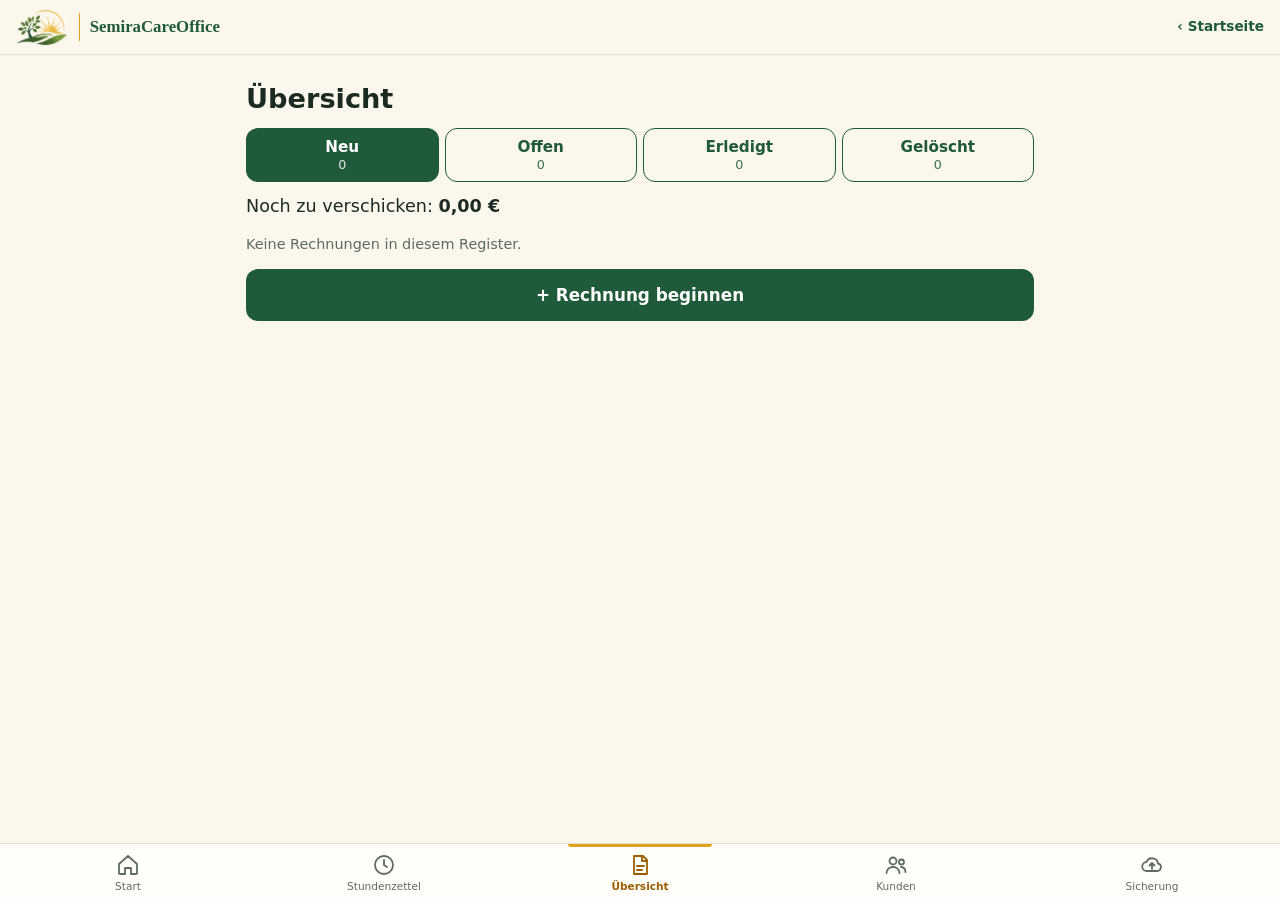
<file: rechnungen.html>
<!doctype html>
<html lang="de">
<head>
<meta charset="utf-8">
<meta name="viewport" content="width=device-width,initial-scale=1,viewport-fit=cover">
<link rel="apple-touch-icon" href="icon.png">
<link rel="icon" type="image/png" href="icon.png">
<meta name="theme-color" content="#1F5A3A">
<link rel="manifest" href="manifest.json">
<meta name="apple-mobile-web-app-capable" content="yes">
<meta name="apple-mobile-web-app-title" content="SemiraCareOffice">
<script src="boot.js"></script>
<title>Übersicht</title>
<style>
*{box-sizing:border-box}
body{margin:0;color:var(--ink);font:16px/1.45 system-ui,-apple-system,"Segoe UI",sans-serif}
main{max-width:820px;margin:0 auto;padding:16px}
h1{font-size:1.7rem;margin:8px 0 10px}
.tabs{display:grid;grid-template-columns:repeat(4,1fr);gap:6px;margin-bottom:12px}
.tabs button{padding:8px 2px;font-size:.85rem;line-height:1.2;white-space:normal;min-height:48px;flex-direction:column}
.tabs button small{font-weight:400;opacity:.85}
button,.btn{font:inherit;font-weight:600;cursor:pointer;text-decoration:none}
button{background:var(--pri);color:var(--pri-ink);border:0;padding:9px 14px}
button.sec{background:transparent;color:var(--pri);border:1.5px solid var(--pri)}
button.del{background:transparent;color:var(--bad);border:1.5px solid var(--bad)}
button:focus-visible,.card:focus-visible{outline:3px solid #D9A400;outline-offset:1px}
.total{font-size:1.1rem;margin:0 0 10px}
.card{border:1px solid var(--line);border-radius:14px;padding:12px;margin-bottom:10px;background:var(--surf);cursor:pointer}
.row{display:flex;gap:10px;align-items:flex-start}
.pdfi{flex:none;width:34px;height:42px;border:1.5px solid var(--pri);border-radius:4px;color:var(--pri);font-size:.62rem;font-weight:700;display:flex;align-items:flex-end;justify-content:center;padding-bottom:4px}
.grow{flex:1;min-width:0}
.nr{font-weight:700}
.sum{font-weight:700;white-space:nowrap;font-variant-numeric:tabular-nums}
.mut{color:var(--mut);font-size:.9rem}
.actions{display:flex;gap:8px;flex-wrap:wrap;margin-top:10px}
.note{font-size:.85rem;color:var(--mut)}
.ov{position:fixed;inset:0;z-index:50;background:rgba(0,0,0,.45);display:flex;align-items:flex-end;justify-content:center}
.ov[hidden]{display:none}
.sheet{position:relative;background:var(--surf);width:100%;max-width:520px;border-radius:18px 18px 0 0;padding:16px 16px calc(16px + env(safe-area-inset-bottom))}
.sheet h2{margin:0 0 4px;font-size:1.2rem;color:var(--pri)}
.stack{display:flex;flex-direction:column;gap:8px;margin-top:12px}
.stack button{width:100%;min-height:48px}
.ov.full{align-items:stretch;background:var(--bg)}
.vbox{display:flex;flex-direction:column;width:100%;padding-top:env(safe-area-inset-top)}
.vbar{display:flex;gap:8px;padding:10px 12px;border-bottom:1px solid var(--line)}
.vbar button{flex:1}
#vf{flex:1;border:0;width:100%;background:#fff}
.x{position:absolute;right:10px;top:10px;width:40px;min-height:40px;padding:0;border-radius:20px;font-size:1.1rem}
.ed label{display:block;font-size:.85rem;color:var(--mut);margin-bottom:8px}
.ed input,.ed textarea{font:inherit;color:var(--ink);border:1px solid var(--line);padding:8px;width:100%}
.ed h3{margin:14px 0 6px;font-size:1rem;color:var(--pri)}
.pe{border:1px solid var(--line);border-radius:10px;padding:8px;margin-bottom:8px;background:var(--surf)}
.pe .g{display:grid;grid-template-columns:1fr 1fr 1fr;gap:6px}
.ed .tot{font-weight:700;margin:8px 0}
.logbox{margin-top:14px;border-top:1px solid var(--line);padding-top:10px}
.logbox h2{font-size:1rem;margin:0 0 6px;color:var(--pri)}
.logbox li{margin-bottom:3px}
</style>
<link rel="stylesheet" href="style.css">
<script src="nav.js" defer></script>
</head>
<body>
<main>
<h1>Übersicht</h1>
<div class="tabs" role="tablist">
  <button data-t="neu" class="sec"></button>
  <button data-t="offen" class="sec"></button>
  <button data-t="erledigt" class="sec"></button>
  <button data-t="geloescht" class="sec"></button>
</div>
<p id="total" class="total"></p>
<div id="list"></div>
<div id="log" class="logbox" hidden></div>
<a class="btn big" href="stundenzettel.html" style="margin-top:6px">+ Rechnung beginnen</a>
</main>

<div class="ov" id="dlg" hidden><div class="sheet" role="dialog" aria-modal="true" aria-labelledby="dt">
  <button class="sec x" id="dx" aria-label="Schließen">✕</button>
  <h2 id="dt">Was möchtest du tun?</h2>
  <p id="dsub" class="note"></p>
  <div class="stack" id="dbtn"></div>
</div></div>

<div class="ov full" id="editor" hidden><div class="vbox">
  <div class="vbar"><button id="edSave">Speichern</button><button class="sec" id="edPrev">Vorschau</button><button class="sec" id="edClose">Abbrechen</button></div>
  <div class="ed" id="edbody" style="overflow:auto;padding:12px;flex:1"></div>
</div></div>

<div class="ov full" id="viewer" hidden><div class="vbox">
  <div class="vbar"><button id="vShare">Teilen / Drucken</button><button class="sec" id="vClose">Schließen</button></div>
  <iframe id="vf" title="Rechnung als PDF"></iframe>
</div></div>

<script src="pdf-lib.min.js"></script>
<script src="rechnung-pdf.js"></script>
<script>
const $ = id => document.getElementById(id);
const esc = s => String(s == null ? '' : s).replace(/[&<>"]/g, c => ({'&':'&amp;','<':'&lt;','>':'&gt;','"':'&quot;'}[c]));
const fmt = n => n.toLocaleString('de-DE', {minimumFractionDigits: 2, maximumFractionDigits: 2});
const heute = () => new Date().toLocaleDateString('de-DE', {day: '2-digit', month: '2-digit', year: 'numeric'});
const parseD = s => { const m = String(s || '').match(/^(\d{1,2})\.(\d{1,2})\.(\d{4})$/); return m ? new Date(+m[3], +m[2] - 1, +m[1]) : null; };
const TABS = { neu: 'Neu', offen: 'Offen', erledigt: 'Erledigt', geloescht: 'Gelöscht' };
let tab = new URLSearchParams(location.search).get('f') || 'neu'; if (tab === 'alle') tab = 'neu'; if (!TABS[tab]) tab = 'neu';
const cmpNr = (x, y) => String(x).localeCompare(String(y), 'de', { numeric: true });
let sel = -1, blobUrl = '', blobFile = null;

function lade() { try { return JSON.parse(localStorage.getItem('rechnungen') || '[]') || []; } catch (e) { return []; } }
function sichern(l) { try { localStorage.setItem('rechnungen', JSON.stringify(l)); return true; } catch (e) { alert('Speichern war nicht möglich.'); return false; } }
function zustand(r) { return r.status === 'geloescht' ? 'geloescht' : r.status === 'erledigt' ? 'erledigt' : r.versandt ? 'offen' : 'neu'; }
const inTab = (r, t) => zustand(r) === t;
function meinName() { try { const m = JSON.parse(localStorage.getItem('meineDaten') || '{}'); return m.mMailName || m.mName || ''; } catch (e) { return ''; } }
const ueberfaellig = r => { const f = parseD(r.faellig), h = new Date(); h.setHours(0, 0, 0, 0); return zustand(r) === 'offen' && f && f < h; };
function oeffneMail(url) { location.href = url; }

function mailErinnerung(r) {
  const body = 'Sehr geehrte Damen und Herren,\n\nbei der Durchsicht meiner Unterlagen ist mir aufgefallen, dass die Rechnung Nr. ' + r.nr + (r.datum ? ' vom ' + r.datum : '') + ' über ' + fmt(r.summe || 0) + ' € noch nicht beglichen ist. Das Zahlungsziel war der ' + (r.faellig || '[Datum]') + '.\n\nSollten Sie die Zahlung bereits veranlasst haben, betrachten Sie dieses Schreiben bitte als gegenstandslos. Andernfalls bitte ich Sie, den Betrag in den nächsten Tagen zu überweisen.\n\nBei Rückfragen stehe ich Ihnen gerne zur Verfügung.\n\nMit freundlichen Grüßen\n\n' + meinName();
  return 'mailto:' + encodeURIComponent(r.mail || '').replace('%40', '@') + '?subject=' + encodeURIComponent('Zahlungserinnerung Rechnung Nr. ' + r.nr) + '&body=' + encodeURIComponent(body);
}
function mailKopie(r) {   // bezahlte Rechnung: Kopie ohne Zahlungsaufforderung, ohne Empfängeradresse
  const body = 'Sehr geehrte Damen und Herren,\n\nanbei erhalten Sie eine Kopie meiner Rechnung Nr. ' + r.nr + (r.datum ? ' vom ' + r.datum : '') + ' über ' + fmt(r.summe || 0) + ' €.\n\nMit freundlichen Grüßen\n\n' + meinName();
  return 'mailto:?subject=' + encodeURIComponent('Rechnung Nr. ' + r.nr + ' (Kopie)') + '&body=' + encodeURIComponent(body);
}

const GRUENDE = { erledigt: 'Rechnung erledigt', falsch: 'Rechnung falsch' };
function logLade() { try { return JSON.parse(localStorage.getItem('geloeschtLog') || '[]') || []; } catch (e) { return []; } }
let protoE = [];
function zeige() {
  const l = lade();
  document.querySelectorAll('.tabs button').forEach(b => {
    const k = b.dataset.t; b.className = k === tab ? '' : 'sec';
    b.innerHTML = TABS[k] + '<small>' + l.filter(r => inTab(r, k)).length + '</small>';
  });
  const liste = l.map((r, i) => ({ r, i })).filter(o => inTab(o.r, tab)).sort((a, b) => cmpNr(b.r.nr, a.r.nr));
  const s = liste.reduce((a, o) => a + (o.r.summe || 0), 0);
  const ue = liste.filter(o => ueberfaellig(o.r)).reduce((a, o) => a + (o.r.summe || 0), 0);
  $('total').innerHTML = tab === 'neu' ? 'Noch zu verschicken: <strong>' + fmt(s) + ' €</strong>'
    : tab === 'offen' ? 'Noch offen: <strong>' + fmt(s) + ' €</strong><br>Davon überfällig: <strong' + (ue > 0 ? ' style="color:var(--bad)"' : '') + '>' + fmt(ue) + ' €</strong>' : '';
  $('total').hidden = !$('total').innerHTML;
  if (!liste.length) $('list').innerHTML = '<p class="mut">Keine Rechnungen in diesem Register.</p>';
  else $('list').innerHTML = liste.map(({ r, i }) => {
    const z = zustand(r), name = String(r.empfaenger || '').split('\n')[0];
    const chip = z === 'geloescht' ? '<span class="chip bad">Gelöscht' + (r.geloeschtAm ? ' am ' + esc(r.geloeschtAm) : '') + '</span> <span class="chip offen">Grund: ' + esc(r.grund || '–') + '</span>'
      : z === 'erledigt' ? '<span class="chip ok">Bezahlt' + (r.bezahltAm ? ' am ' + esc(r.bezahltAm) : '') + '</span>'
      : z === 'neu' ? '<span class="chip offen">Noch nicht verschickt</span>'
      : '<span class="chip ' + (ueberfaellig(r) ? 'bad' : 'offen') + '">' + (ueberfaellig(r) ? 'Überfällig seit ' : 'Fällig am ') + esc(r.faellig || '–') + '</span>';
    const knopf = z === 'neu' ? '<button data-a="versandt">Verschickt</button>' : z === 'offen' ? '<button data-a="bezahlt">Bezahlt</button>' : '';
    const betrag = (z === 'erledigt' || z === 'geloescht') ? '' : '<span class="sum">' + fmt(r.summe || 0) + ' €</span>';
    return '<div class="card" data-i="' + i + '" role="button" tabindex="0" aria-label="Rechnung ' + esc(r.nr) + ', Aktionen öffnen"><div class="row"><div class="pdfi">PDF</div><div class="grow"><div class="nr">' + esc(r.nr) + '</div><div class="mut">' + esc(name) + (r.zeitraum ? ' · ' + esc(r.zeitraum) : '') + '</div><div class="mut">Rechnung vom ' + esc(r.datum) + '</div></div>' + betrag + '</div><div style="margin-top:6px">' + chip + '</div>' + (knopf ? '<div class="actions">' + knopf + '</div>' : '') + '</div>';
  }).join('');
  // Archiv: Rechnungsnummern mit Grund
  const lb = $('log');
  if (tab === 'geloescht') {
    protoE = l.filter(r => r.status === 'geloescht').map(r => ({ nr: r.nr, grund: r.grund || '–', hinweis: '', rec: r }))
      .concat(logLade().map(x => ({ nr: x.nr, grund: x.grund || '–', hinweis: ' (endgültig gelöscht' + (x.endgueltigAm ? ' am ' + x.endgueltigAm : '') + ')', rec: x.rec || null })))
      .sort((a, b) => cmpNr(b.nr, a.nr));
    lb.hidden = !protoE.length;
    lb.innerHTML = '<h2>Archiv: Rechnungsnummern und Grund</h2>' + protoE.map((x, k) => '<div class="row" style="align-items:center;margin-bottom:6px"><div class="grow"><strong>' + esc(x.nr) + '</strong> – ' + esc(x.grund) + '<span class="mut">' + esc(x.hinweis) + '</span></div>' + (x.rec && x.rec.absender ? '<button class="sec" data-p="' + k + '">PDF / Druck</button>' : '') + '</div>').join('');
  } else lb.hidden = true;
}

/* ----- Aktionsfenster ----- */
const bt = (a, text, k) => '<button' + (k ? ' class="' + k + '"' : '') + ' data-d="' + a + '">' + text + '</button>';
function frage(i) {
  const r = lade()[i]; if (!r) return; sel = i; const z = zustand(r);
  let b, sub = 'Die Mail enthält nur den Text. Das PDF teilst du über „PDF anzeigen / drucken“.';
  if (z === 'geloescht') { b = bt('pdf', 'PDF anzeigen / drucken') + bt('wieder', 'Wiederherstellen', 'sec') + bt('endgueltig', 'Endgültig löschen', 'del'); sub = 'Grund: ' + (r.grund || '–') + '. Beim endgültigen Löschen verschwindet die Rechnung aus dem Register, Nummer, Grund und PDF bleiben im Archiv darunter erhalten.'; }
  else if (z === 'offen') b = (ueberfaellig(r) ? bt('erinnerung', 'Zahlungserinnerung per Mail') : '') + bt('pdf', 'PDF anzeigen / drucken', ueberfaellig(r) ? 'sec' : '') + bt('del', 'Löschen', 'del');
  else if (z === 'erledigt') b = bt('pdf', 'PDF anzeigen / drucken') + bt('wieder', 'Verschieben zu Offen', 'sec') + bt('del', 'Löschen', 'del');
  else b = bt('pdf', 'PDF anzeigen / drucken') + bt('mailpdf', 'Verschicken (Mail mit PDF)', 'sec') + bt('mail', 'Verschicken (nur Text, mit Adresse)', 'sec') + bt('aendern', 'Rechnung ändern', 'sec') + bt('del', 'Löschen', 'del');
  $('dt').textContent = 'Rechnung ' + r.nr;
  $('dsub').textContent = (r.absender || z === 'geloescht') ? sub : 'Für diese ältere Rechnung ist kein PDF möglich.';
  $('dbtn').innerHTML = b; $('dlg').hidden = false;
  if (!r.absender) $('dbtn').querySelectorAll('[data-d=pdf]').forEach(x => x.disabled = true);
}
function frageGrund(i) {
  sel = i; $('dt').textContent = 'Warum wird die Rechnung gelöscht?'; $('dsub').textContent = 'Der Grund wird im Register „Gelöscht“ angezeigt. Mit ✕ brichst du das Löschen ab.';
  $('dbtn').innerHTML = bt('grund-erledigt', GRUENDE.erledigt) + bt('grund-falsch', GRUENDE.falsch); $('dlg').hidden = false;
}
function zu() { $('dlg').hidden = true; sel = -1; }
$('dx').onclick = zu;

async function zeigePdf(r) {
  if (typeof PDFLib === 'undefined' || !window.RE) { alert('Für das PDF fehlen die Dateien pdf-lib.min.js und rechnung-pdf.js im GitHub-Ordner.'); return; }
  try {
    const D = RE.recToD(r), blob = await RE.pdf(D);
    if (blobUrl) URL.revokeObjectURL(blobUrl);
    blobUrl = URL.createObjectURL(blob); blobFile = new File([blob], RE.pdfName(D), { type: 'application/pdf' });
    $('vf').src = blobUrl + '#toolbar=0&navpanes=0&view=FitH'; $('viewer').hidden = false;
  } catch (e) { alert('Das PDF konnte nicht erstellt werden.'); }
}
$('vClose').onclick = () => { $('viewer').hidden = true; $('vf').src = 'about:blank'; };
$('vShare').onclick = async () => {
  if (!blobFile) return;
  try { if (navigator.canShare && navigator.canShare({ files: [blobFile] })) { await navigator.share({ files: [blobFile], title: blobFile.name }); return; } } catch (e) { if (e && e.name === 'AbortError') return; }
  window.open(blobUrl, '_blank');
};

$('dbtn').addEventListener('click', async e => {
  const b = e.target.closest('button[data-d]'); if (!b || b.disabled) return;
  const a = b.dataset.d, l = lade(), r = l[sel]; if (!r) { zu(); return; }
  const i = sel; zu();
  if (a === 'pdf') { await zeigePdf(r); return; }
  if (a === 'mail') { oeffneMail(RE.mailHref(RE.recToD(r))); return; }
  if (a === 'mailpdf') { const D = RE.recToD(r), s = await RE.mailShare(D); if (s === null) { alert('Auf diesem Gerät lässt sich das PDF nicht direkt teilen. Es wird nur der Mailtext geöffnet.'); oeffneMail(RE.mailHref(D)); } return; }
  if (a === 'erinnerung') { oeffneMail(mailErinnerung(r)); return; }
  if (a === 'aendern') { oeffneEditor(i); return; }
  if (a === 'del') {
    if (!confirm('Bist du sicher, dass du die Rechnung ' + r.nr + ' löschen möchtest?')) return;
    if (!confirm('Bitte noch einmal bestätigen: Rechnung ' + r.nr + ' wirklich in „Gelöscht“ verschieben?')) return;
    frageGrund(i); return;
  }
  if (a === 'grund-erledigt' || a === 'grund-falsch') {
    r.vorher = { status: r.status, versandt: !!r.versandt }; r.status = 'geloescht'; r.geloeschtAm = heute(); r.grund = a === 'grund-erledigt' ? GRUENDE.erledigt : GRUENDE.falsch;
  }
  else if (a === 'wieder') {
    if (!confirm(r.status === 'geloescht' ? 'Bist du sicher, dass die Rechnung ' + r.nr + ' aus Versehen gelöscht wurde?' : 'Bist du sicher, dass die Rechnung ' + r.nr + ' noch offen ist?')) return;
    if (r.status === 'geloescht') { const v = r.vorher || {}; r.status = v.status || 'offen'; r.versandt = !!v.versandt; delete r.vorher; delete r.geloeschtAm; delete r.grund; }
    else { r.status = 'offen'; delete r.bezahltAm; r.versandt = true; }
  }
  else if (a === 'endgueltig') {
    if (!confirm('Rechnung ' + r.nr + ' endgültig löschen? Das kann nicht rückgängig gemacht werden. Rechnungen müssen meist mehrere Jahre aufbewahrt werden.')) return;
    if (!confirm('Bist du dir wirklich sicher? Die Rechnung ' + r.nr + ' wird jetzt unwiderruflich gelöscht. Nummer, Grund und PDF bleiben im Archiv.')) return;
    if (!confirm('Hast du die Rechnung ' + r.nr + ' gespeichert (zum Beispiel als PDF)?\n\nNur wenn du „OK“ wählst, wird sie ins Archiv unter der Liste verschoben.')) return;
    try { const log = logLade(); log.push({ nr: r.nr, grund: r.grund || '–', geloeschtAm: r.geloeschtAm || '', endgueltigAm: heute(), rec: r }); localStorage.setItem('geloeschtLog', JSON.stringify(log)); } catch (er) { alert('Das Protokoll konnte nicht gespeichert werden. Die Rechnung wurde nicht gelöscht.'); return; }
    l.splice(i, 1);
  }
  sichern(l); zeige();
});

/* ----- Rechnung ändern (nur solange nicht verschickt) ----- */
let edit = -1;
const numE = v => parseFloat(String(v == null ? '' : v).replace(',', '.')) || 0;
function fmtD(v) { const d = String(v).replace(/\D/g, '').slice(0, 8); return d.replace(/^(\d{2})(\d)/, '$1.$2').replace(/^(\d{2}\.\d{2})(\d)/, '$1.$2'); }
function fmtZ(v) { const p = String(v).split(/\s*[–—-]\s*/); if (p.length > 1) return fmtD(p[0]) + ' – ' + fmtD(p.slice(1).join('')); const d = String(v).replace(/\D/g, '').slice(0, 16), a = fmtD(d.slice(0, 8)), b = fmtD(d.slice(8)); return b ? a + ' – ' + b : a; }
function posZeile(p) {
  return '<div class="pe"><label>Leistung<input class="t" value="' + esc(p.t) + '"></label><div class="g"><label>Menge<input class="q" type="number" step="0.01" inputmode="decimal" value="' + esc(p.q) + '"></label><label>Einheit<input class="u" value="' + esc(p.u) + '"></label><label>Einzelpreis (€)<input class="e" type="number" step="0.01" inputmode="decimal" value="' + esc(Math.round(p.e * 10000) / 10000) + '"></label></div><button class="del" data-e="rm" style="width:100%">Position entfernen</button></div>';
}
function edSumme() { let s = 0; document.querySelectorAll('#edbody .pe').forEach(el => { s += Math.round(numE(el.querySelector('.q').value) * numE(el.querySelector('.e').value) * 100) / 100; }); const x = $('edsum'); if (x) x.textContent = fmt(s) + ' €'; }
function oeffneEditor(i) {
  const r = lade()[i]; if (!r || zustand(r) !== 'neu') return; edit = i; const a = r.absender || {};
  const inp = (id, lab, v, ex) => '<label>' + lab + '<input id="' + id + '" value="' + esc(v) + '"' + (ex || '') + '></label>';
  $('edbody').innerHTML = '<h2 style="margin:0 0 4px">Rechnung ' + esc(r.nr) + ' ändern</h2><p class="note">Die Rechnungsnummer lässt sich hier nicht ändern. Nach dem Markieren als „Verschickt“ ist keine Änderung mehr möglich.</p>' +
    inp('ed_datum', 'Rechnungsdatum', r.datum, ' inputmode="numeric"') + inp('ed_faellig', 'Zahlbar bis', r.faellig, ' inputmode="numeric"') + inp('ed_zeit', 'Leistungszeitraum', r.zeitraum, ' inputmode="numeric"') + inp('ed_bereich', 'Bereich / Station', r.bereich || '') +
    '<label>Empfänger (Name und Anschrift)<textarea id="ed_empf" rows="3">' + esc(r.empfaenger || '') + '</textarea></label>' + inp('ed_mail', 'E-Mail des Empfängers', r.mail || '', ' inputmode="email"') +
    '<h3>Leistungen</h3><div id="edpos">' + (r.positionen || []).map(posZeile).join('') + '</div><button class="sec" data-e="add" style="width:100%">+ Position hinzufügen</button><p class="tot">Rechnungsbetrag: <span id="edsum"></span></p>' +
    '<details><summary style="font-weight:600;color:var(--pri);margin:10px 0">Absender und Bankverbindung</summary>' +
    inp('ed_aname', 'Name', a.name || '') + '<label>Anschrift<textarea id="ed_aadr" rows="3">' + esc(a.adresse || '') + '</textarea></label>' + inp('ed_atel', 'Telefon', a.tel || '') + inp('ed_amail', 'E-Mail', a.mail || '') + inp('ed_ast', 'Steuernummer', a.steuer || '') + inp('ed_ako', 'Kontoinhaber', a.kontoinhaber || '') + inp('ed_aban', 'Bank', a.bank || '') + inp('ed_aiban', 'IBAN', a.iban || '') + inp('ed_abic', 'BIC', a.bic || '') + '</details>';
  edSumme(); $('editor').hidden = false; $('edbody').scrollTop = 0;
}
function edRec() {
  const l = lade(), r = Object.assign({}, l[edit]);
  const P = [...document.querySelectorAll('#edbody .pe')].map(el => { const q = numE(el.querySelector('.q').value), e = numE(el.querySelector('.e').value); return { t: el.querySelector('.t').value.trim(), q, u: el.querySelector('.u').value.trim(), e, b: q * e }; }).filter(p => p.t);
  const v = id => $(id).value.trim();
  r.datum = v('ed_datum'); r.faellig = v('ed_faellig'); r.zeitraum = v('ed_zeit'); r.bereich = v('ed_bereich'); r.empfaenger = $('ed_empf').value.trim(); r.mail = v('ed_mail');
  r.positionen = P; r.summe = Math.round(P.reduce((s, p) => s + Math.round(p.b * 100) / 100, 0) * 100) / 100;
  r.absender = Object.assign({}, r.absender, { name: v('ed_aname'), adresse: $('ed_aadr').value.trim(), tel: v('ed_atel'), mail: v('ed_amail'), steuer: v('ed_ast'), kontoinhaber: v('ed_ako'), bank: v('ed_aban'), iban: v('ed_aiban'), bic: v('ed_abic') });
  return r;
}
$('edbody').addEventListener('input', e => {
  if (e.target.id === 'ed_datum' || e.target.id === 'ed_faellig') { if (e.target.selectionStart === e.target.value.length && /^[\d.]*$/.test(e.target.value)) { const n = fmtD(e.target.value); if (n !== e.target.value) e.target.value = n; } }
  else if (e.target.id === 'ed_zeit') { if (e.target.selectionStart === e.target.value.length && /^[\d.\s–—-]*$/.test(e.target.value)) { const n = fmtZ(e.target.value); if (n !== e.target.value) e.target.value = n; } }
  edSumme();
});
$('edbody').addEventListener('click', e => {
  const b = e.target.closest('button[data-e]'); if (!b) return;
  if (b.dataset.e === 'rm') { b.closest('.pe').remove(); edSumme(); }
  else if (b.dataset.e === 'add') { $('edpos').insertAdjacentHTML('beforeend', posZeile({ t: '', q: 1, u: 'Std.', e: 0 })); }
});
$('edClose').onclick = () => { if (confirm('Änderungen verwerfen?')) { $('editor').hidden = true; edit = -1; } };
$('edPrev').onclick = () => { const r = edRec(); if (!r.positionen.length) { alert('Bitte mindestens eine Leistung eintragen.'); return; } zeigePdf(r); };
$('edSave').onclick = () => {
  const r = edRec();
  if (!r.positionen.length) { alert('Bitte mindestens eine Leistung eintragen.'); return; }
  if (!r.empfaenger) { alert('Bitte den Empfänger eintragen.'); return; }
  const l = lade(); if (!l[edit] || zustand(l[edit]) !== 'neu') { alert('Diese Rechnung kann nicht mehr geändert werden.'); return; }
  r.geaendertAm = heute(); l[edit] = r; if (sichern(l)) { $('editor').hidden = true; edit = -1; zeige(); }
};
$('log').addEventListener('click', e => {
  const b = e.target.closest('button[data-p]'); if (!b) return;
  const x = protoE[+b.dataset.p]; if (x && x.rec) zeigePdf(x.rec);
});
$('dlg').addEventListener('click', e => { if (e.target === $('dlg')) zu(); });
document.addEventListener('keydown', e => { if (e.key === 'Escape') { zu(); } });

$('list').addEventListener('click', e => {
  const k = e.target.closest('button[data-a]');
  if (k) {
    const l = lade(), r = l[+k.closest('.card').dataset.i]; if (!r) return;
    if (k.dataset.a === 'versandt') {
      if (!confirm('Rechnung ' + r.nr + ' als verschickt markieren?\n\nAb dann kann sie nicht mehr geändert werden. Bist du sicher?')) return;
      r.versandt = true; r.versandtAm = heute();
    }
    else if (k.dataset.a === 'bezahlt') { r.status = 'erledigt'; r.bezahltAm = heute(); }
    sichern(l); zeige(); return;
  }
  const c = e.target.closest('.card'); if (c) frage(+c.dataset.i);
});
$('list').addEventListener('keydown', e => { if ((e.key === 'Enter' || e.key === ' ') && e.target.classList.contains('card')) { e.preventDefault(); frage(+e.target.dataset.i); } });
document.querySelectorAll('.tabs button').forEach(b => b.addEventListener('click', () => { tab = b.dataset.t; zeige(); }));
zeige();
</script>
</body>
</html>
</file>
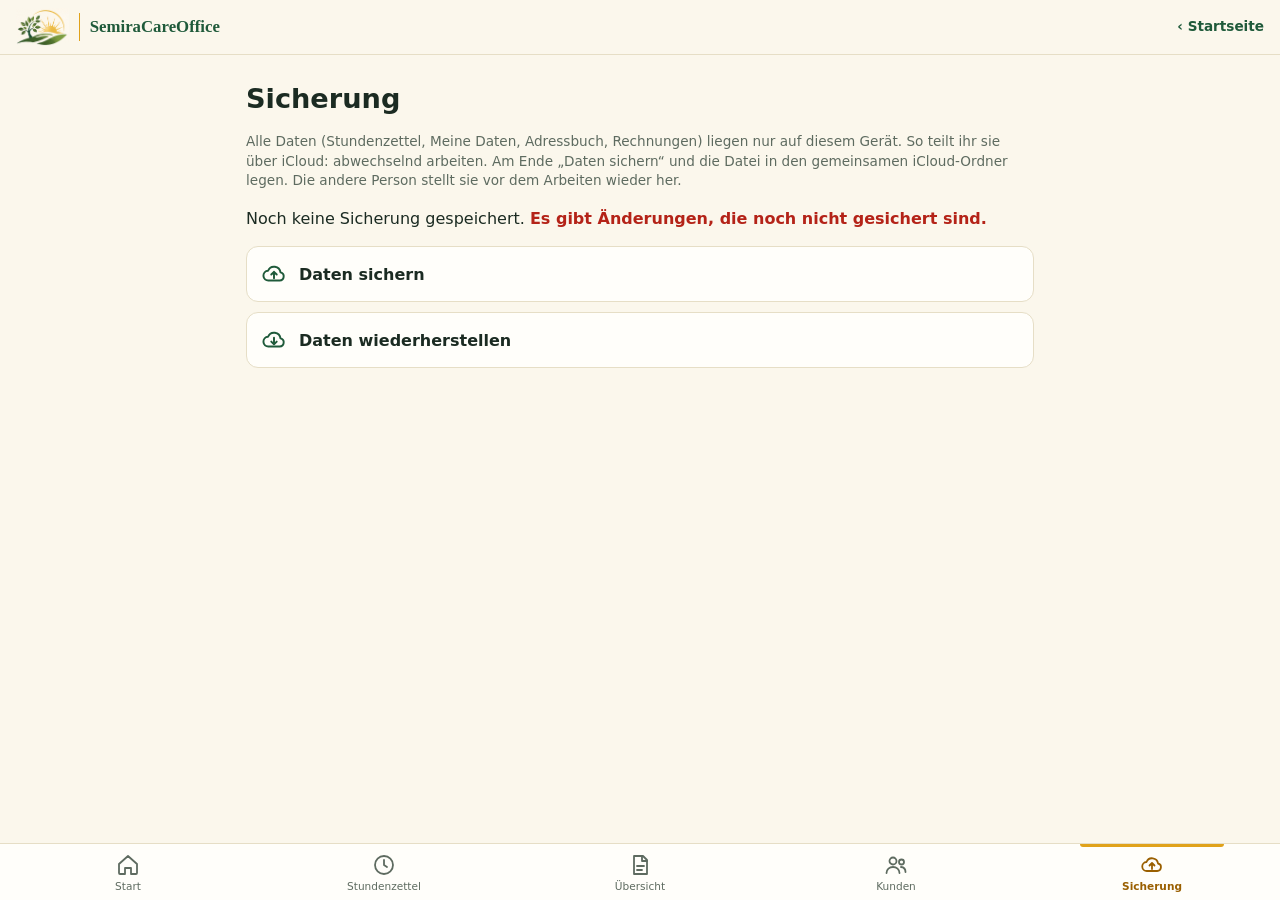
<file: sicherung.html>
<!doctype html>
<html lang="de">
<head>
<meta charset="utf-8">
<meta name="viewport" content="width=device-width,initial-scale=1,viewport-fit=cover">
<link rel="apple-touch-icon" href="icon.png">
<link rel="icon" type="image/png" href="icon.png">
<meta name="theme-color" content="#1F5A3A">
<link rel="manifest" href="manifest.json">
<meta name="apple-mobile-web-app-capable" content="yes">
<meta name="apple-mobile-web-app-title" content="SemiraCareOffice">
<script src="boot.js"></script>
<title>Sicherung</title>
<style>
:root{--bg:#F4F8F8;--surf:#fff;--ink:#14262B;--mut:#587077;--line:#D0DCDF;--pri:#0E5A61;--pri-ink:#fff;--bad:#B42318;--ok:#1B7A3E;color-scheme:light}
@media(prefers-color-scheme:dark){:root{--bg:#0F1A1D;--surf:#16262A;--ink:#E7F0F1;--mut:#9DB3B8;--line:#2B4046;--pri:#4FB3BB;--pri-ink:#0B1A1D;--bad:#FF8A80;--ok:#6FD39A;color-scheme:dark}}
*{box-sizing:border-box}
body{margin:0;background:var(--bg);color:var(--ink);font:16px/1.45 system-ui,-apple-system,"Segoe UI",sans-serif}
main{max-width:820px;margin:0 auto;padding:16px}
h1{font-size:1.7rem;margin:8px 0 2px}
.sub{color:var(--mut);margin:0 0 14px}
section{background:var(--surf);border:1px solid var(--line);border-radius:10px;padding:14px;margin-bottom:14px}
h2{font-size:1.05rem;margin:0 0 10px}
button,.btn{font:inherit;font-weight:600;background:var(--pri);color:var(--pri-ink);border:0;border-radius:8px;padding:9px 14px;cursor:pointer;display:inline-block;text-decoration:none}
button.sec,.btn.sec{background:transparent;color:var(--pri);border:1.5px solid var(--pri)}
button.del{background:transparent;color:var(--bad);border:1.5px solid var(--bad)}
button:focus-visible,.btn:focus-visible{outline:3px solid #D9A400;outline-offset:1px}
.tabs{display:flex;gap:8px;margin-bottom:12px}
.tabs button{flex:1}
.card{border:1px solid var(--line);border-radius:10px;padding:12px;margin-bottom:10px}
.row{display:flex;justify-content:space-between;gap:10px;align-items:baseline}
.nr{font-weight:700}
.sum{font-weight:700;font-variant-numeric:tabular-nums;white-space:nowrap}
.mut{color:var(--mut);font-size:.9rem}
.bad{color:var(--bad);font-weight:700}
.ok{color:var(--ok);font-weight:700}
.actions{display:flex;gap:8px;flex-wrap:wrap;margin-top:10px}
.total{font-size:1.1rem}
.note{font-size:.85rem;color:var(--mut)}
#imp{position:absolute;opacity:0;width:1px;height:1px}
</style>
<link rel="stylesheet" href="style.css">
<script src="nav.js" defer></script>
</head>
<body>
<main>
<h1>Sicherung</h1>
<p class="note">Alle Daten (Stundenzettel, Meine Daten, Adressbuch, Rechnungen) liegen nur auf diesem Gerät. So teilt ihr sie über iCloud: abwechselnd arbeiten. Am Ende „Daten sichern“ und die Datei in den gemeinsamen iCloud-Ordner legen. Die andere Person stellt sie vor dem Arbeiten wieder her.</p>
<p id="stand"></p>
<button class="rowbtn" id="exp"><svg viewBox="0 0 24 24" aria-hidden="true"><path d="M7 18a4.5 4.5 0 0 1-.5-9 6 6 0 0 1 11.5 1.5A3.8 3.8 0 0 1 17 18z"/><path d="M12 16v-6M9.5 12.5L12 10l2.5 2.5"/></svg>Daten sichern</button>
<label class="rowbtn" for="imp"><svg viewBox="0 0 24 24" aria-hidden="true"><path d="M7 18a4.5 4.5 0 0 1-.5-9 6 6 0 0 1 11.5 1.5A3.8 3.8 0 0 1 17 18z"/><path d="M12 10v6M9.5 13.5L12 16l2.5-2.5"/></svg>Daten wiederherstellen</label>
<input id="imp" type="file" accept=".json,application/json">
<p id="msg" class="note"></p>
</main>
<script>
const $ = id => document.getElementById(id);
/* Sicherung */
const KEYS = ['stundenzettel', 'meineDaten', 'rechnungen', 'adressbuch', 'geloeschtLog'];
function zustand() { return KEYS.map(k => localStorage.getItem(k) || '').join('|'); }
function hash(s) { let h = 5381; for (let i = 0; i < s.length; i++) h = ((h << 5) + h + s.charCodeAt(i)) | 0; return String(h); }
function info() { try { return JSON.parse(localStorage.getItem('sicherungInfo') || 'null'); } catch (e) { return null; } }
function setInfo(zeit) { try { localStorage.setItem('sicherungInfo', JSON.stringify({ hash: hash(zustand()), zeit })); } catch (e) {} }
function ungesichert() { const i = info(), z = zustand(); return z.replace(/\|/g, '') !== '' && (!i || i.hash !== hash(z)); }
const zeitText = iso => { const d = new Date(iso); return isNaN(d) ? '' : d.toLocaleDateString('de-DE') + ' ' + d.toLocaleTimeString('de-DE', { hour: '2-digit', minute: '2-digit' }); };
function stand() {
  const i = info();
  $('stand').innerHTML = (i ? 'Letzter Stand: ' + zeitText(i.zeit) + '. ' : 'Noch keine Sicherung gespeichert. ') +
    (ungesichert() ? '<strong class="bad">Es gibt Änderungen, die noch nicht gesichert sind.</strong>' : (i ? '<span class="ok">Alles gesichert.</span>' : ''));
}
$('exp').onclick = async () => {
  const jetzt = new Date().toISOString();
  const o = { _app: 'pflege-abrechnung', _stand: jetzt };
  KEYS.forEach(k => { const v = localStorage.getItem(k); if (v) o[k] = JSON.parse(v); });
  const name = 'sicherung-' + jetzt.slice(0, 10) + '.json';
  const file = new File([JSON.stringify(o)], name, { type: 'application/json' });
  try {
    if (navigator.canShare && navigator.canShare({ files: [file] })) {
      await navigator.share({ files: [file], title: 'Sicherung Abrechnung' });
      $('msg').textContent = 'Wähle im Menü „In Dateien sichern“ und dann den iCloud-Ordner.';
    } else {
      const a = document.createElement('a');
      a.href = URL.createObjectURL(file); a.download = name;
      document.body.appendChild(a); a.click(); a.remove();
      $('msg').textContent = 'Sicherung gespeichert (Ordner Downloads bzw. Dateien). Lege sie in den gemeinsamen iCloud-Ordner.';
    }
    setInfo(jetzt); stand();
  } catch (err) { if (err && err.name !== 'AbortError') $('msg').textContent = 'Die Sicherung konnte nicht gespeichert werden.'; }
};
$('imp').addEventListener('change', async e => {
  const f = e.target.files[0]; if (!f) return;
  try {
    const o = JSON.parse(await f.text());
    if (o._app !== 'pflege-abrechnung') throw 0;
    const i = info();
    if (ungesichert() && !confirm('Achtung: Auf diesem Gerät gibt es Änderungen, die noch nicht gesichert sind. Sie gehen verloren, wenn du die Datei einspielst. Trotzdem einspielen?')) return;
    if (i && o._stand && o._stand < i.zeit && !confirm('Diese Datei (' + zeitText(o._stand) + ') ist älter als dein letzter Stand (' + zeitText(i.zeit) + '). Trotzdem einspielen?')) return;
    if (!confirm('Die Daten auf diesem Gerät werden durch die Sicherung ersetzt. Fortfahren?')) return;
    KEYS.forEach(k => { if (o[k] !== undefined) localStorage.setItem(k, JSON.stringify(o[k])); });
    setInfo(o._stand || new Date().toISOString());
    $('msg').textContent = 'Sicherung eingespielt.'; stand();
  } catch (err) { $('msg').textContent = 'Das ist keine gültige Sicherungsdatei.'; }
  e.target.value = '';
});
stand();
</script>
</body>
</html>
</file>
<file: style.css>
:root{--bg:#FBF7EC;--surf:#FFFEFA;--ink:#1B2B22;--mut:#5E6B60;--line:#E6DEC6;--pri:#1F5A3A;--pri-ink:#fff;--warn:#FFF0C7;--warn-ln:#D9A400;--ocr:#E3EFDA;--gold:#E0A21B;--amber:#9A5F00;--bad:#B42318;--ok:#1F5A3A;color-scheme:light}
html,body{background:var(--bg)}
body{padding-bottom:calc(78px + env(safe-area-inset-bottom,0px))}
a{color:var(--pri)}
.appbar{position:sticky;top:0;z-index:20;display:flex;align-items:center;gap:10px;padding:calc(8px + env(safe-area-inset-top,0px)) 16px 8px;background:rgba(251,247,236,.95);-webkit-backdrop-filter:blur(8px);backdrop-filter:blur(8px);border-bottom:1px solid var(--line);text-decoration:none}
.appbar img{height:38px;width:auto;display:block}
.appbar i{width:1px;height:28px;background:var(--gold)}
.appbar b{font:600 1.2rem Georgia,"Times New Roman",serif;color:var(--pri)}
.tabbar{position:fixed;left:0;right:0;bottom:0;z-index:30;display:flex;background:var(--surf);border-top:1px solid var(--line);padding-bottom:env(safe-area-inset-bottom,0px)}
.tabbar a{flex:1;min-width:0;display:flex;flex-direction:column;align-items:center;gap:2px;padding:9px 1px 6px;font-size:.66rem;color:var(--mut);text-decoration:none;position:relative}
.tabbar svg{width:24px;height:24px;fill:none;stroke:currentColor;stroke-width:1.8;stroke-linecap:round;stroke-linejoin:round}
.tabbar a[aria-current=page]{color:var(--amber);font-weight:700}
.tabbar a[aria-current=page]::before{content:"";position:absolute;top:0;left:22%;right:22%;height:3px;border-radius:0 0 3px 3px;background:var(--gold)}
main{max-width:820px}
h1{color:var(--ink)}
h2{color:var(--pri)}
section,.card{background:var(--surf);border-color:var(--line);border-radius:14px;box-shadow:0 1px 3px rgba(31,90,58,.07)}
button,.btn{border-radius:12px;min-height:44px;display:inline-flex;align-items:center;justify-content:center}
button.sec,.btn.sec{background:transparent}
input,textarea,select{background:#fff;border-radius:10px}
.chip{display:inline-block;padding:2px 10px;border-radius:999px;font-size:.8rem;font-weight:700;margin-top:6px}
.chip.ok{background:#DDEBD5;color:#1F5A3A}
.chip.offen{background:#FBE8C2;color:#7A4A00}
.chip.bad{background:#FADBD8;color:#9B1C12}
.av{width:38px;height:38px;border-radius:50%;background:#DDEBD5;color:#1F5A3A;display:inline-flex;align-items:center;justify-content:center;font-weight:700;margin-right:10px;flex:none}
.hl{display:flex;align-items:center}
.stat{display:block;text-align:center;color:var(--ink);text-decoration:none;padding:14px}
.stat b{display:block;font-size:2rem;line-height:1.1;color:var(--pri)}
.two{display:grid;grid-template-columns:1fr 1fr;gap:12px;margin:12px 0}
.big{width:100%;min-height:52px;font-size:1.05rem;margin-top:10px}
.hello{font-size:1.15rem;margin:14px 0}
.hello strong{font-size:1.4rem;font-family:Georgia,serif;color:var(--pri)}
.rowbtn{display:flex;width:100%;justify-content:flex-start;gap:12px;background:var(--surf);color:var(--ink);border:1px solid var(--line);margin-bottom:10px;padding:14px;text-align:left;font-weight:600}
.rowbtn svg{width:26px;height:26px;fill:none;stroke:var(--pri);stroke-width:1.8;stroke-linecap:round;stroke-linejoin:round;flex:none}
@media print{.appbar,.tabbar{display:none!important}body{padding:0!important;background:#fff}}
.btn{background:var(--pri);color:var(--pri-ink);font-weight:600;padding:10px 16px;text-decoration:none;border:0;cursor:pointer}
.btn.sec{background:transparent;color:var(--pri);border:1.5px solid var(--pri)}
.btn.big{display:flex}
.tabs button{padding:9px 4px;font-size:.95rem;white-space:nowrap}
.rowbtn{border-radius:12px;align-items:center;font:inherit;font-weight:600;cursor:pointer;margin-top:10px}
.appbar b{font-size:1.05rem}
.appbar .back{margin-left:auto;font-size:.85rem;font-weight:600;color:var(--pri);white-space:nowrap}
.tile{display:flex;gap:14px;align-items:center;background:var(--surf);border:1px solid var(--line);border-left:6px solid var(--pri);border-radius:14px;padding:16px;margin-bottom:12px;color:inherit;text-decoration:none;box-shadow:0 1px 3px rgba(31,90,58,.07)}
.tile svg{width:30px;height:30px;fill:none;stroke:var(--pri);stroke-width:1.8;stroke-linecap:round;stroke-linejoin:round;flex:none}
.tile .t{font-size:1.1rem;font-weight:700;color:var(--pri)}
.tile .d{color:var(--mut);margin-top:2px}
</file>
